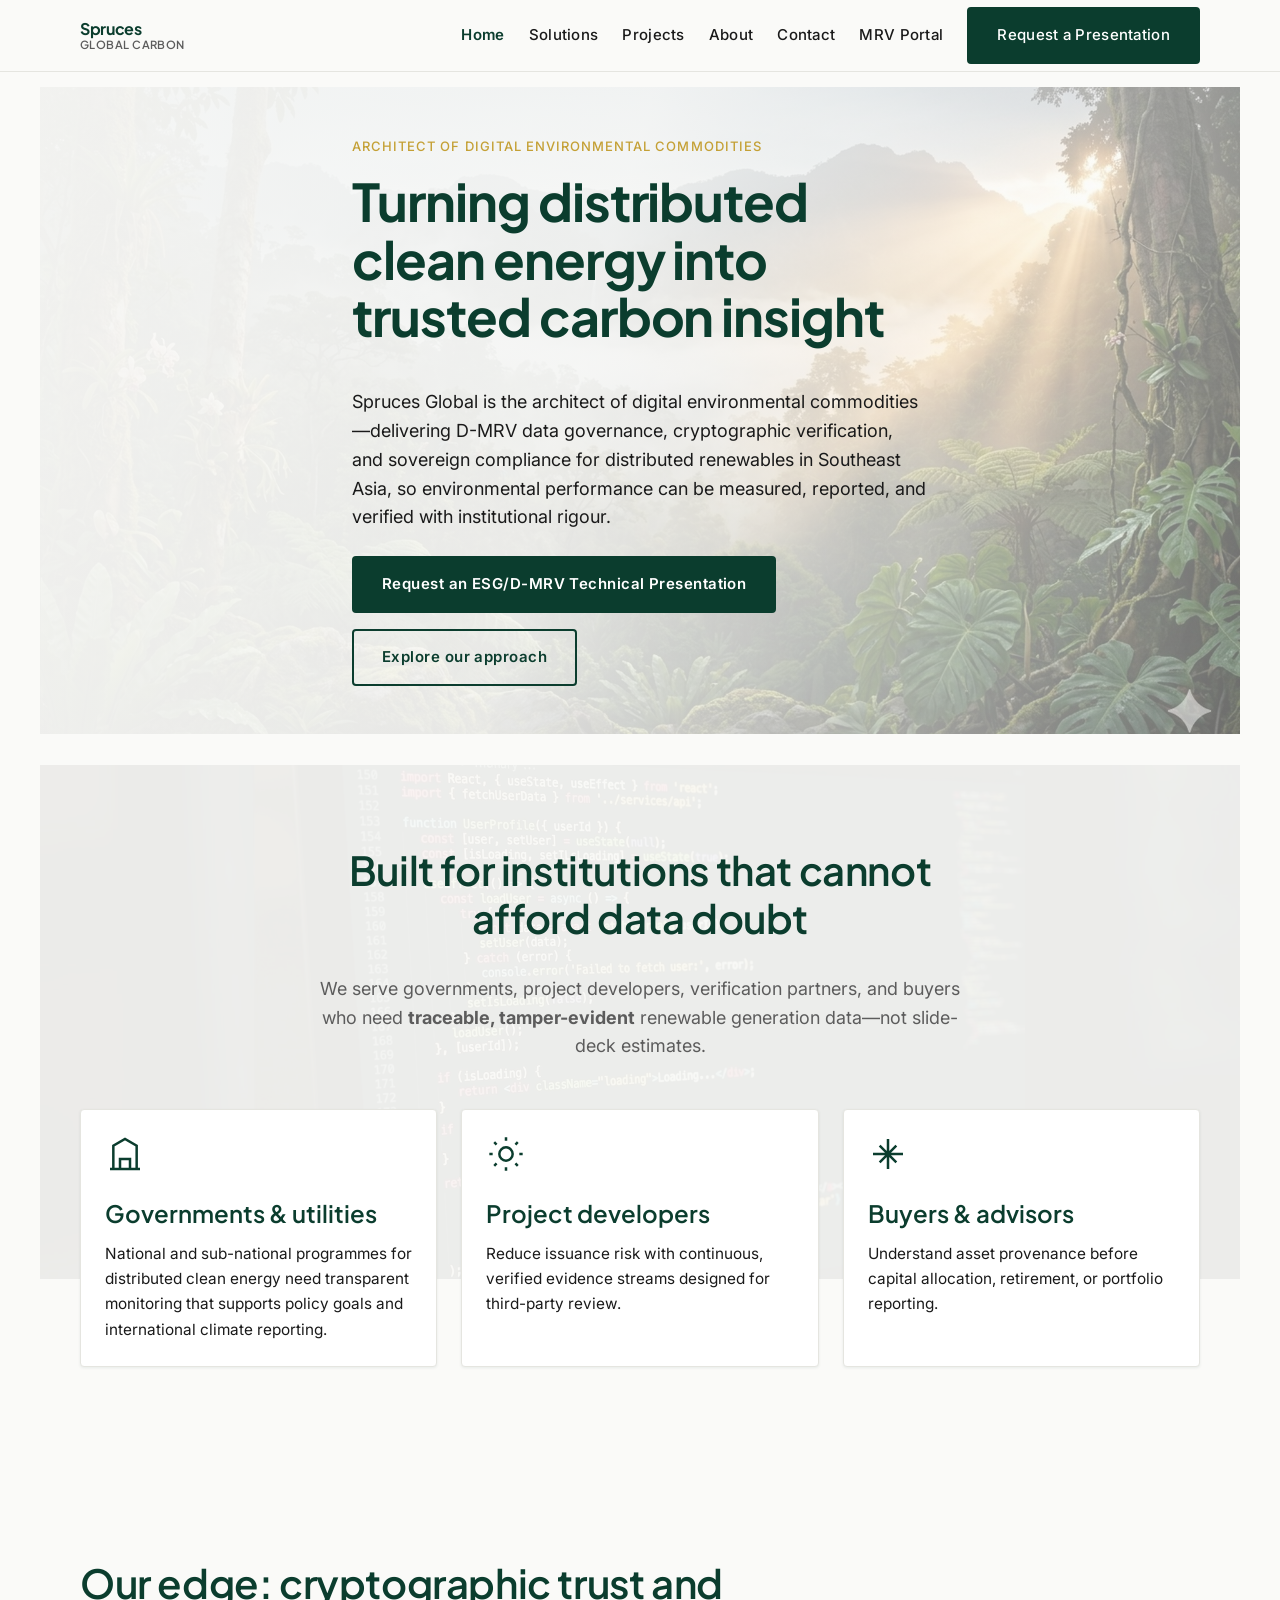
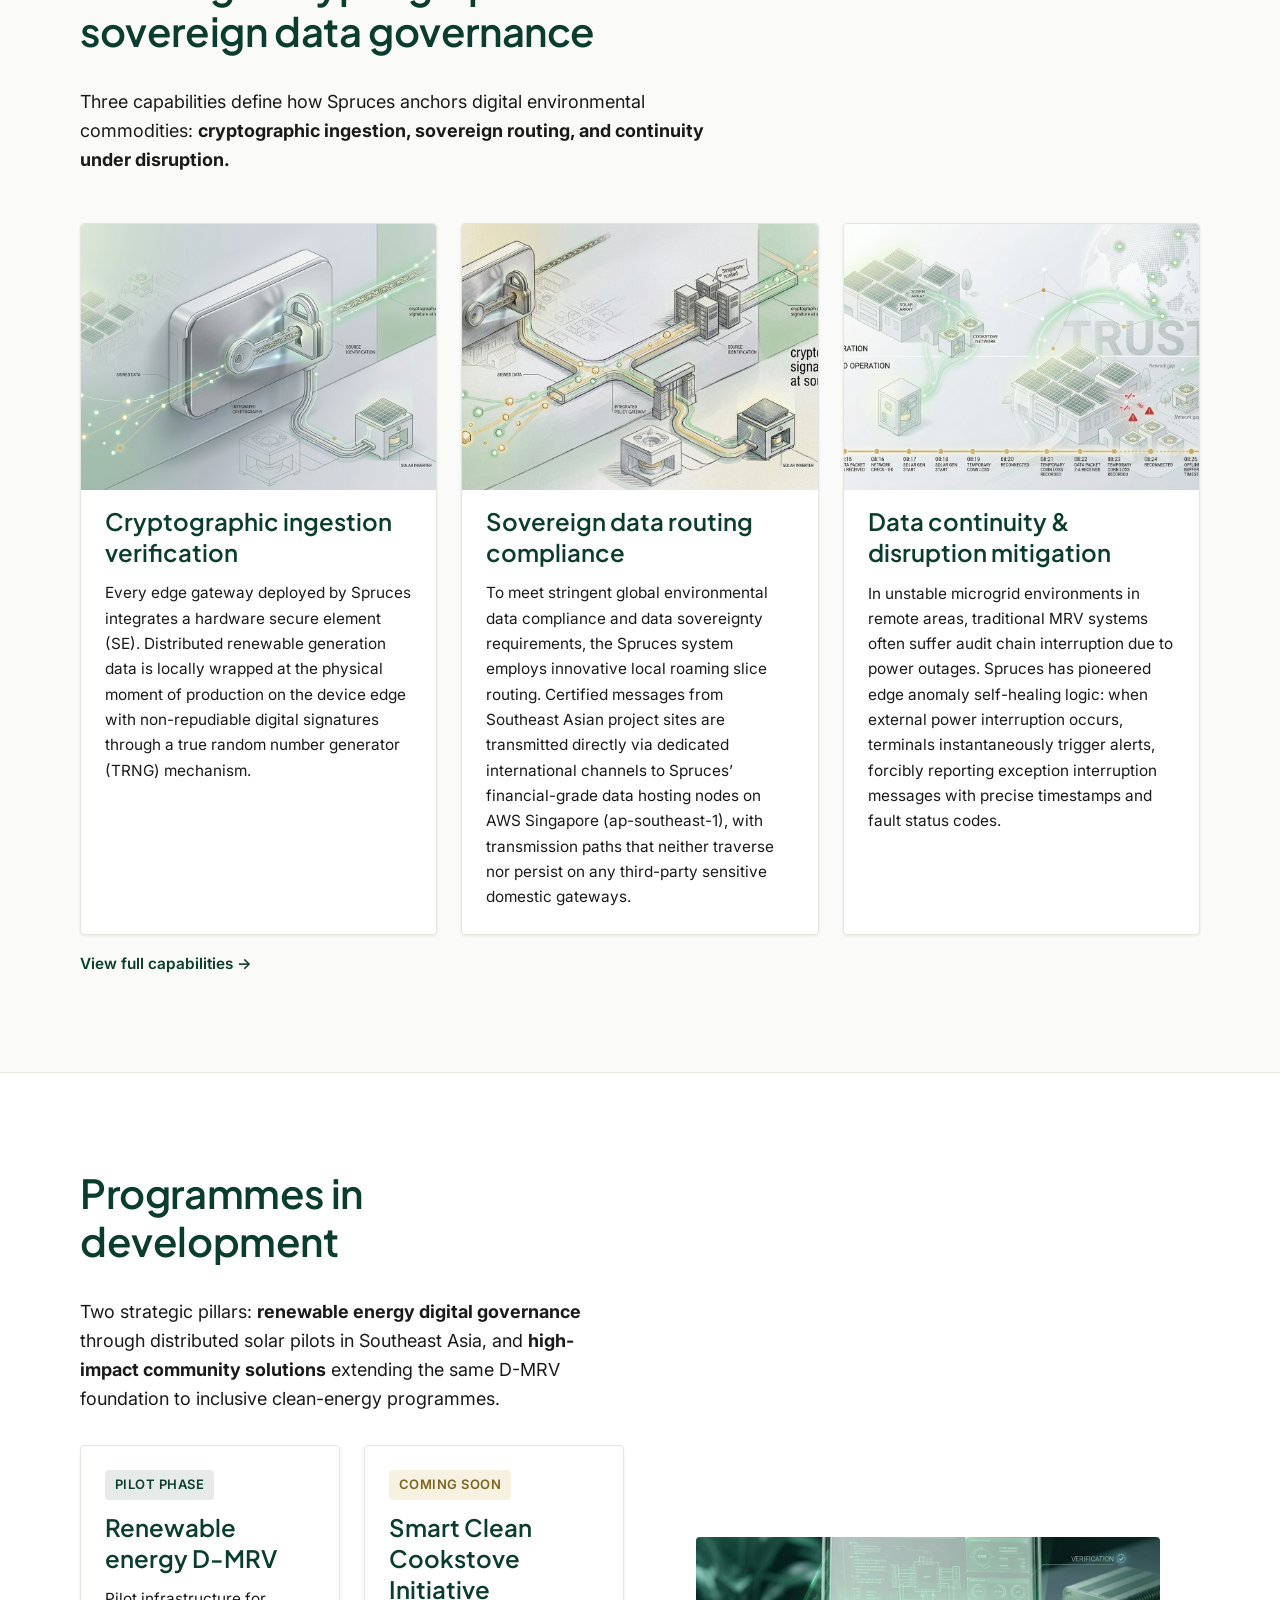
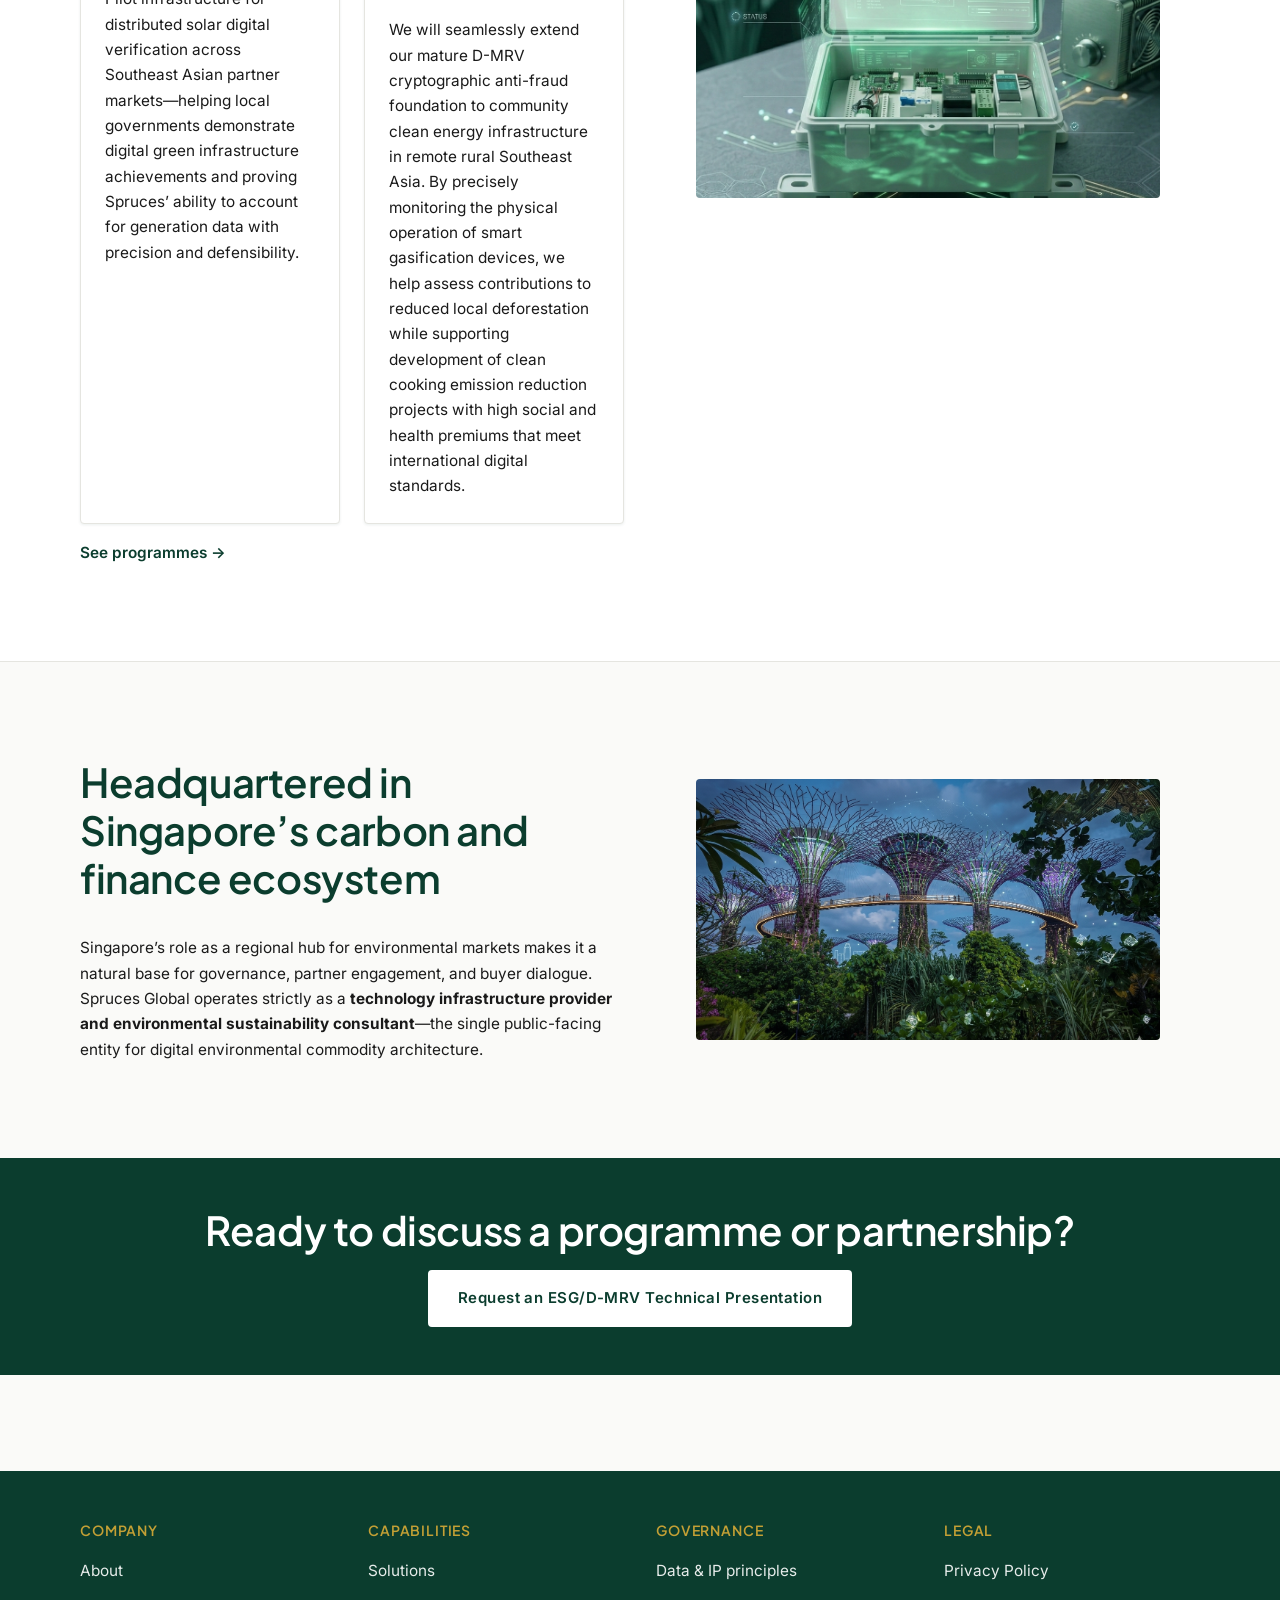
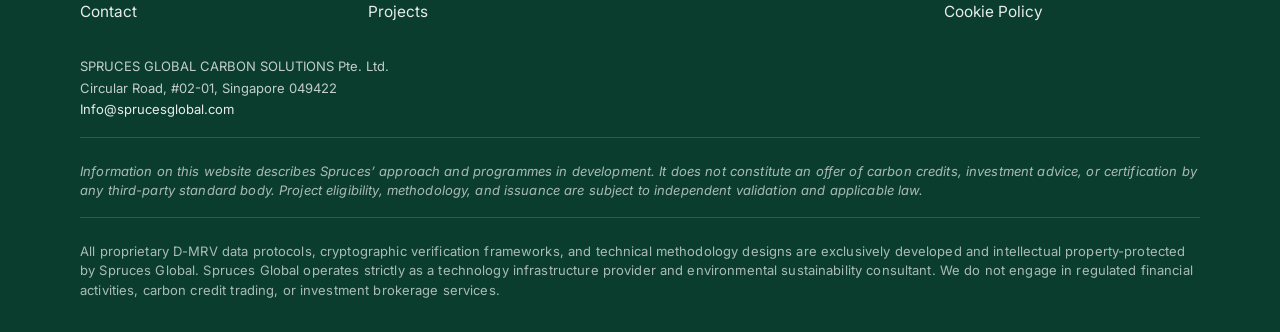
<file: index.html>
<!DOCTYPE html>
<html lang="en">
<head>
  <meta charset="UTF-8">
  <meta name="viewport" content="width=device-width, initial-scale=1.0">
  <title>Spruces Global Carbon | Architect of Digital Environmental Commodities</title>
  <meta name="description" content="Singapore-based architect of digital environmental commodities. D-MRV data governance, cryptographic trust, and sovereign compliance for distributed renewables across Southeast Asia.">
  <link rel="stylesheet" href="css/tokens.css">
  <link rel="stylesheet" href="css/base.css">
  <link rel="stylesheet" href="css/components.css">
  <link rel="stylesheet" href="css/pages.css">
  <link rel="icon" href="assets/logo.svg" type="image/svg+xml">
</head>
<body data-page="home">
  <header class="site-header">
    <div class="container site-header__inner">
      <a href="index.html" class="logo">Spruces<span>Global Carbon</span></a>
      <button class="nav-toggle" type="button" aria-expanded="false" aria-controls="site-nav">Menu</button>
      <nav id="site-nav" class="site-nav" aria-label="Main">
        <a href="index.html" data-nav="home">Home</a>
        <a href="solutions.html" data-nav="solutions">Solutions</a>
        <a href="projects.html" data-nav="projects">Projects</a>
        <a href="about.html" data-nav="about">About</a>
        <a href="contact.html" data-nav="contact">Contact</a>
        <a href="#" data-nav-portal>MRV Portal</a>
        <a href="contact.html" class="btn btn--primary">Request a Presentation</a>
      </nav>
    </div>
  </header>

  <main>
    <section class="hero" aria-labelledby="hero-title">
      <figure class="figure figure--hero" data-label="Hero image — home-hero">
        <img src="assets/images/home-hero.jpg" alt="Digital MRV services connecting field monitoring to verified carbon insight" width="1920" height="1080">
      </figure>
      <div class="hero__scrim" aria-hidden="true"></div>
      <div class="container hero__content">
        <p class="eyebrow">Architect of digital environmental commodities</p>
        <h1 id="hero-title">Turning distributed clean energy into trusted carbon insight</h1>
        <p class="text-lg">Spruces Global is the architect of digital environmental commodities&mdash;delivering D-MRV data governance, cryptographic verification, and sovereign compliance for distributed renewables in Southeast Asia, so environmental performance can be measured, reported, and verified with institutional rigour.</p>
        <div class="btn-group">
          <a href="contact.html" class="btn btn--primary">Request an ESG/D-MRV Technical Presentation</a>
          <a href="solutions.html" class="btn btn--secondary">Explore our approach</a>
        </div>
      </div>
    </section>

    <section class="section section--trust" aria-labelledby="trust-title">
      <figure class="figure figure--21x9" data-label="Optional — home-trust-bg">
        <img src="assets/images/home-trust-bg.jpg" alt="" role="presentation">
      </figure>
      <div class="container">
        <div class="section-header section-header--center">
          <h2 id="trust-title">Built for institutions that cannot afford data doubt</h2>
          <p class="text-lg text-muted">We serve governments, project developers, verification partners, and buyers who need <strong>traceable, tamper-evident</strong> renewable generation data—not slide-deck estimates.</p>
        </div>
        <div class="card-grid card-grid--3">
          <article class="card">
            <svg class="card__icon" viewBox="0 0 24 24" fill="none" stroke="currentColor" stroke-width="1.5" aria-hidden="true"><path d="M3 21h18M5 21V7l7-4 7 4v14M9 21v-6h6v6"/></svg>
            <h3>Governments &amp; utilities</h3>
            <p>National and sub-national programmes for distributed clean energy need transparent monitoring that supports policy goals and international climate reporting.</p>
          </article>
          <article class="card">
            <svg class="card__icon" viewBox="0 0 24 24" fill="none" stroke="currentColor" stroke-width="1.5" aria-hidden="true"><circle cx="12" cy="12" r="4"/><path d="M12 2v2M12 20v2M4.93 4.93l1.41 1.41M17.66 17.66l1.41 1.41M2 12h2M20 12h2M4.93 19.07l1.41-1.41M17.66 6.34l1.41-1.41"/></svg>
            <h3>Project developers</h3>
            <p>Reduce issuance risk with continuous, verified evidence streams designed for third-party review.</p>
          </article>
          <article class="card">
            <svg class="card__icon" viewBox="0 0 24 24" fill="none" stroke="currentColor" stroke-width="1.5" aria-hidden="true"><path d="M12 3v18M3 12h18M7 7l10 10M17 7L7 17"/></svg>
            <h3>Buyers &amp; advisors</h3>
            <p>Understand asset provenance before capital allocation, retirement, or portfolio reporting.</p>
          </article>
        </div>
      </div>
    </section>

    <section class="section" aria-labelledby="pillars-title">
      <div class="container">
        <div class="section-header">
          <h2 id="pillars-title">Our edge: cryptographic trust and sovereign data governance</h2>
          <p class="text-lg">Three capabilities define how Spruces anchors digital environmental commodities: <strong>cryptographic ingestion, sovereign routing, and continuity under disruption.</strong></p>
        </div>
        <div class="card-grid card-grid--3">
          <article class="card pillar-card">
            <figure class="figure figure--4x3" data-label="home-pillar-1">
              <img src="assets/images/home-pillar-1.jpg" alt="Field monitoring endpoint at a solar installation" loading="lazy">
            </figure>
            <h3>Cryptographic ingestion verification</h3>
            <p>Every edge gateway deployed by Spruces integrates a hardware secure element (SE). Distributed renewable generation data is locally wrapped at the physical moment of production on the device edge with non-repudiable digital signatures through a true random number generator (TRNG) mechanism.</p>
          </article>
          <article class="card pillar-card">
            <figure class="figure figure--4x3" data-label="home-pillar-2">
              <img src="assets/images/home-pillar-2.jpg" alt="Governed data routing across Southeast Asia" loading="lazy">
            </figure>
            <h3>Sovereign data routing compliance</h3>
            <p>To meet stringent global environmental data compliance and data sovereignty requirements, the Spruces system employs innovative local roaming slice routing. Certified messages from Southeast Asian project sites are transmitted directly via dedicated international channels to Spruces&rsquo; financial-grade data hosting nodes on AWS Singapore (ap-southeast-1), with transmission paths that neither traverse nor persist on any third-party sensitive domestic gateways.</p>
          </article>
          <article class="card pillar-card">
            <figure class="figure figure--4x3" data-label="home-pillar-3">
              <img src="assets/images/home-pillar-3.jpg" alt="Remote solar site monitoring" loading="lazy">
            </figure>
            <h3>Data continuity &amp; disruption mitigation</h3>
            <p>In unstable microgrid environments in remote areas, traditional MRV systems often suffer audit chain interruption due to power outages. Spruces has pioneered edge anomaly self-healing logic: when external power interruption occurs, terminals instantaneously trigger alerts, forcibly reporting exception interruption messages with precise timestamps and fault status codes.</p>
          </article>
        </div>
        <a href="solutions.html" class="link-arrow">View full capabilities →</a>
      </div>
    </section>

    <section class="section" style="background: var(--color-surface); border-block: 1px solid var(--color-border);" aria-labelledby="programmes-title">
      <div class="container">
        <div class="split">
          <div>
            <h2 id="programmes-title">Programmes in development</h2>
            <p class="text-lg">Two strategic pillars: <strong>renewable energy digital governance</strong> through distributed solar pilots in Southeast Asia, and <strong>high-impact community solutions</strong> extending the same D-MRV foundation to inclusive clean-energy programmes.</p>
            <div class="card-grid card-grid--2" style="margin-top: 2rem;">
              <article class="card">
                <span class="badge badge--pilot">Pilot phase</span>
                <h3>Renewable energy D-MRV</h3>
                <p>Pilot infrastructure for distributed solar digital verification across Southeast Asian partner markets&mdash;helping local governments demonstrate digital green infrastructure achievements and proving Spruces&rsquo; ability to account for generation data with precision and defensibility.</p>
              </article>
              <article class="card">
                <span class="badge badge--roadmap">Coming soon</span>
                <h3>Smart Clean Cookstove Initiative</h3>
                <p>We will seamlessly extend our mature D-MRV cryptographic anti-fraud foundation to community clean energy infrastructure in remote rural Southeast Asia. By precisely monitoring the physical operation of smart gasification devices, we help assess contributions to reduced local deforestation while supporting development of clean cooking emission reduction projects with high social and health premiums that meet international digital standards.</p>
              </article>
            </div>
            <a href="projects.html" class="link-arrow">See programmes →</a>
          </div>
          <figure class="figure figure--16x9" data-label="home-projects">
            <img src="assets/images/home-projects.jpg" alt="Distributed solar monitoring and community device telemetry programmes" loading="lazy">
          </figure>
        </div>
      </div>
    </section>

    <section class="section" aria-labelledby="singapore-title">
      <div class="container singapore-block">
        <div>
          <h2 id="singapore-title">Headquartered in Singapore&rsquo;s carbon and finance ecosystem</h2>
          <p>Singapore&rsquo;s role as a regional hub for environmental markets makes it a natural base for governance, partner engagement, and buyer dialogue. Spruces Global operates strictly as a <strong>technology infrastructure provider and environmental sustainability consultant</strong>&mdash;the single public-facing entity for digital environmental commodity architecture.</p>
        </div>
        <figure class="figure figure--16x9" data-label="home-singapore">
          <img src="assets/images/home-singapore.jpg" alt="Singapore financial district at dusk" loading="lazy">
        </figure>
      </div>
    </section>

    <section class="cta-band" aria-labelledby="cta-title">
      <div class="container">
        <h2 id="cta-title">Ready to discuss a programme or partnership?</h2>
        <a href="contact.html" class="btn btn--primary">Request an ESG/D-MRV Technical Presentation</a>
      </div>
    </section>
  </main>

  <footer class="site-footer">
    <div class="container">
      <div class="footer-grid">
        <div>
          <h4>Company</h4>
          <p><a href="about.html">About</a></p>
          <p><a href="contact.html">Contact</a></p>
        </div>
        <div>
          <h4>Capabilities</h4>
          <p><a href="solutions.html">Solutions</a></p>
          <p><a href="projects.html">Projects</a></p>
        </div>
        <div>
          <h4>Governance</h4>
          <p><a href="about.html#governance">Data &amp; IP principles</a></p>
        </div>
        <div>
          <h4>Legal</h4>
          <p><a href="privacy.html">Privacy Policy</a></p>
          <p><a href="cookie.html">Cookie Policy</a></p>
        </div>
      </div>
      <p class="footer-entity">
        SPRUCES GLOBAL CARBON SOLUTIONS Pte. Ltd.<br>
        Circular Road, #02-01, Singapore 049422<br>
        <a href="mailto:Info@sprucesglobal.com">Info@sprucesglobal.com</a>
      </p>
      <p class="footer-disclaimer">
        <em>Information on this website describes Spruces&rsquo; approach and programmes in development. It does not constitute an offer of carbon credits, investment advice, or certification by any third-party standard body. Project eligibility, methodology, and issuance are subject to independent validation and applicable law.</em>
      </p>
      <p class="footer-disclaimer">All proprietary D-MRV data protocols, cryptographic verification frameworks, and technical methodology designs are exclusively developed and intellectual property-protected by Spruces Global. Spruces Global operates strictly as a technology infrastructure provider and environmental sustainability consultant. We do not engage in regulated financial activities, carbon credit trading, or investment brokerage services.</p>
    </div>
  </footer>
  <script src="js/main.js"></script>
</body>
</html>
</file>
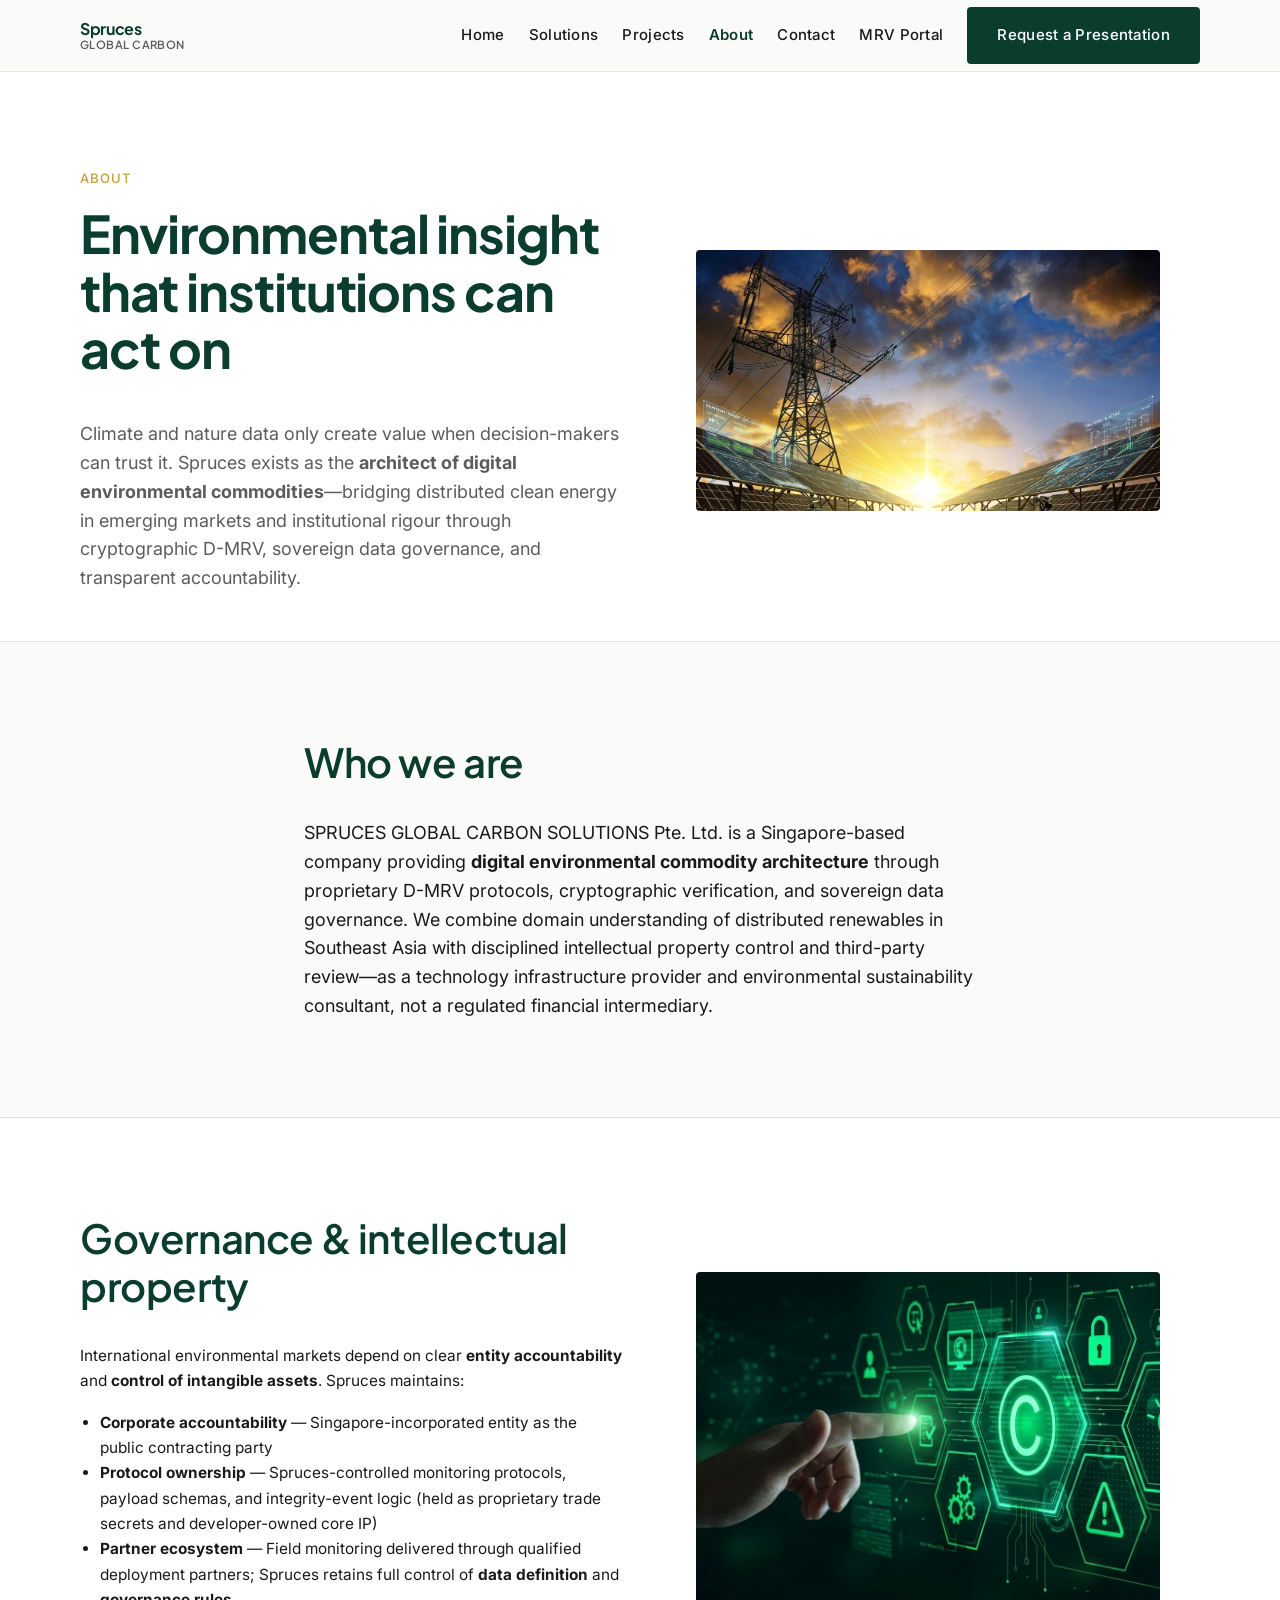
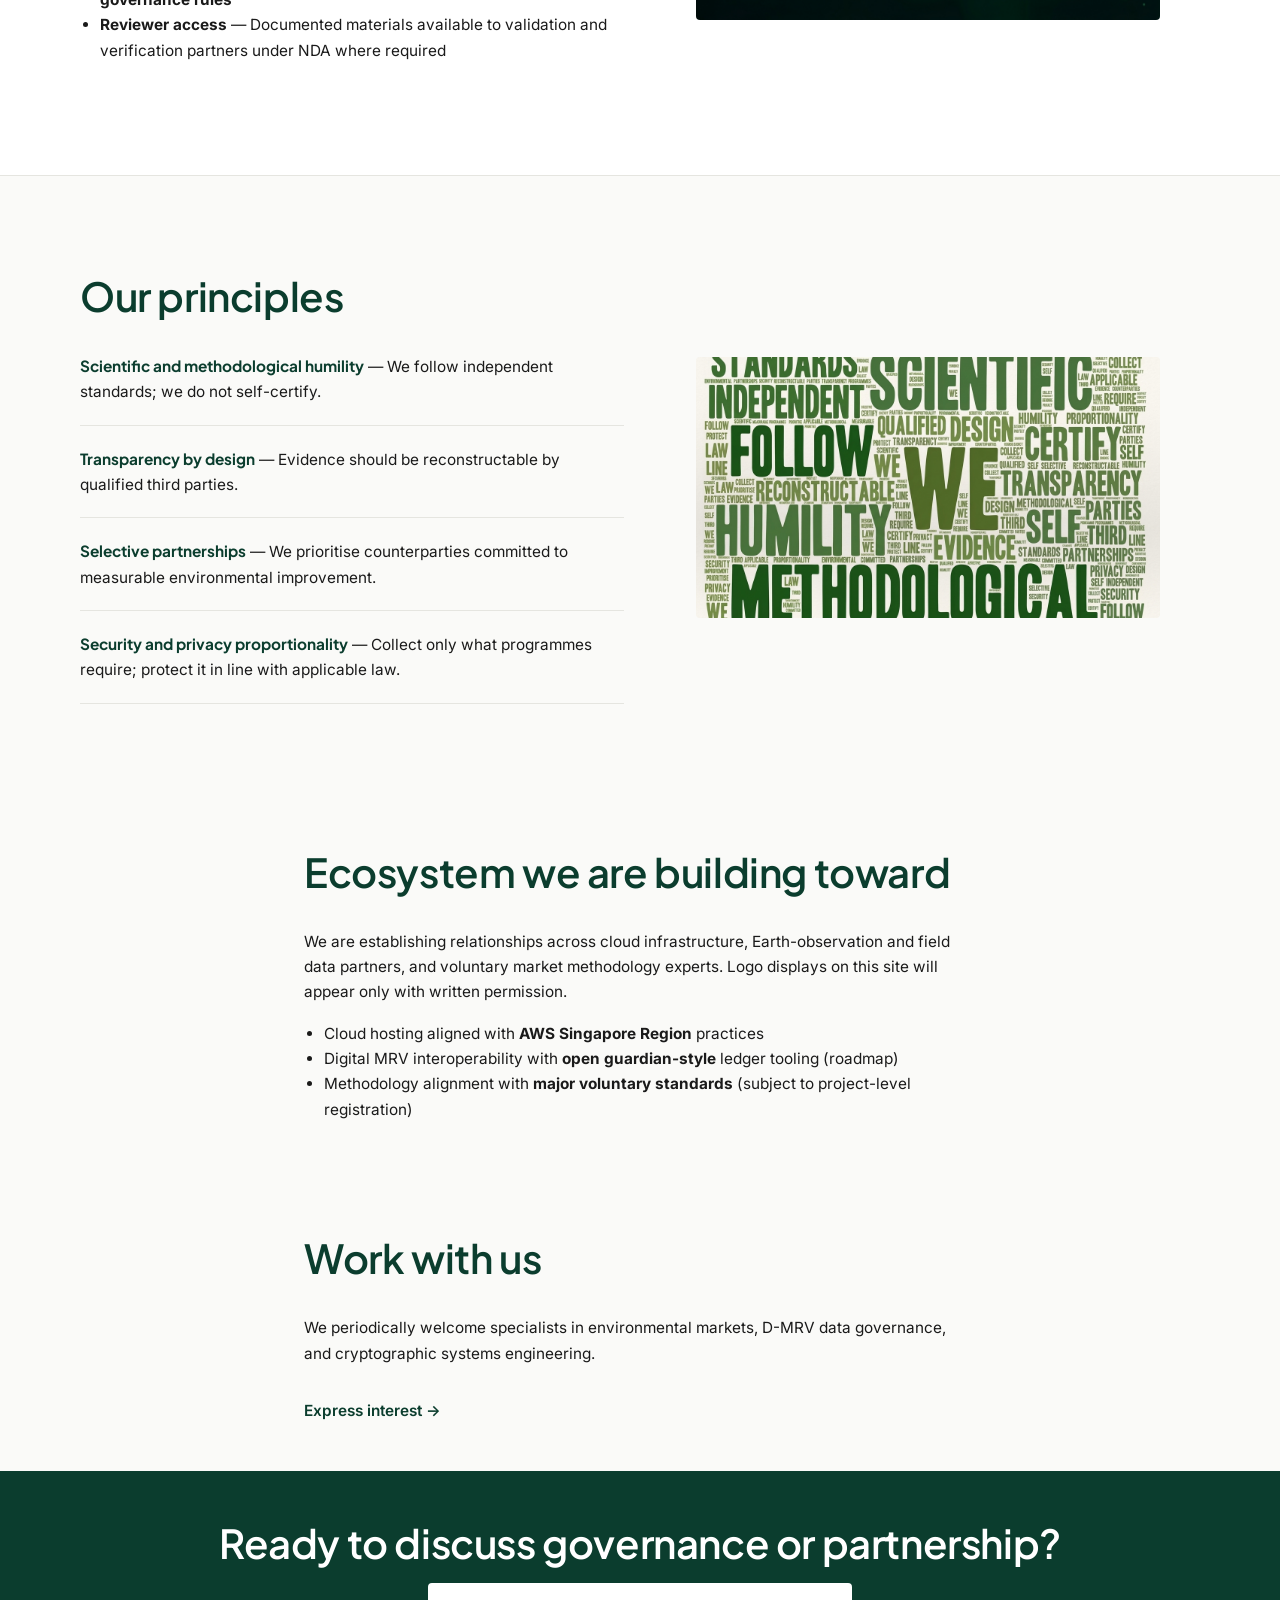
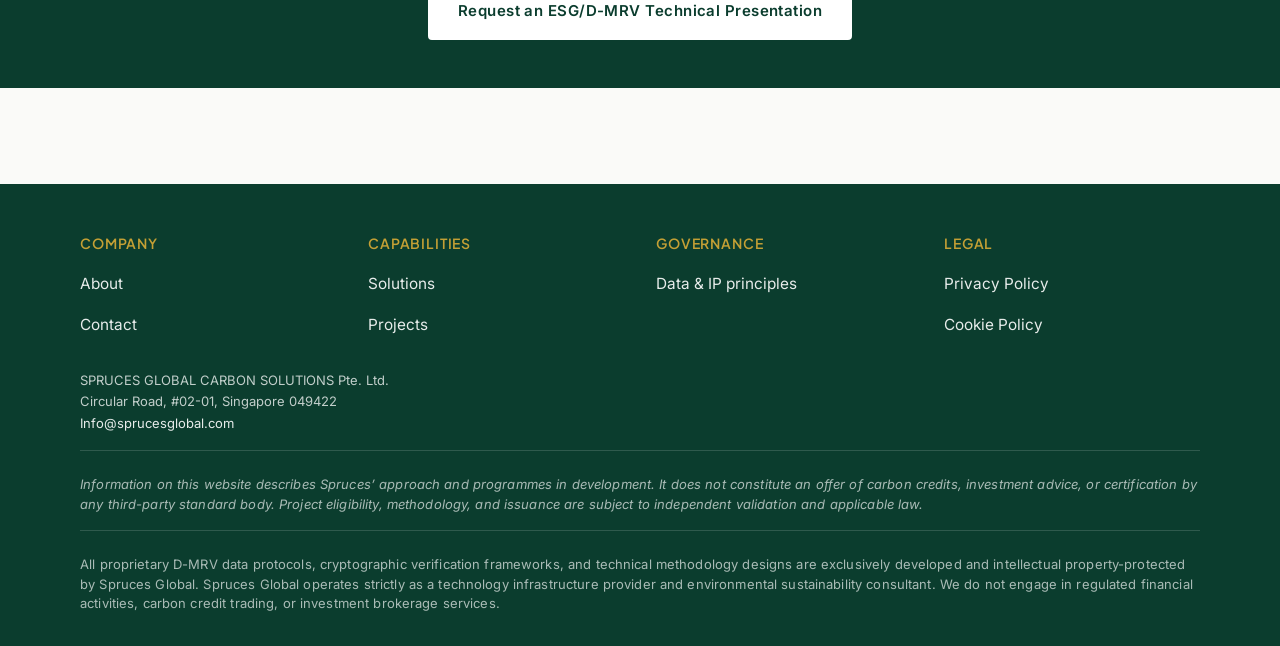
<file: about.html>
<!DOCTYPE html>
<html lang="en">
<head>
  <meta charset="UTF-8">
  <meta name="viewport" content="width=device-width, initial-scale=1.0">
  <title>About | Spruces Global Carbon</title>
  <meta name="description" content="Mission, governance, and operating principles. Singapore HQ.">
  <link rel="stylesheet" href="css/tokens.css">
  <link rel="stylesheet" href="css/base.css">
  <link rel="stylesheet" href="css/components.css">
  <link rel="stylesheet" href="css/pages.css">
  <link rel="icon" href="assets/logo.svg" type="image/svg+xml">
</head>
<body data-page="about">
  <header class="site-header">
    <div class="container site-header__inner">
      <a href="index.html" class="logo">Spruces<span>Global Carbon</span></a>
      <button class="nav-toggle" type="button" aria-expanded="false" aria-controls="site-nav">Menu</button>
      <nav id="site-nav" class="site-nav" aria-label="Main">
        <a href="index.html" data-nav="home">Home</a>
        <a href="solutions.html" data-nav="solutions">Solutions</a>
        <a href="projects.html" data-nav="projects">Projects</a>
        <a href="about.html" data-nav="about">About</a>
        <a href="contact.html" data-nav="contact">Contact</a>
        <a href="#" data-nav-portal>MRV Portal</a>
        <a href="contact.html" class="btn btn--primary">Request a Presentation</a>
      </nav>
    </div>
  </header>

  <main>
    <section class="page-hero">
      <div class="container page-hero--split">
        <div class="page-hero__content">
          <p class="eyebrow">About</p>
          <h1>Environmental insight that institutions can act on</h1>
          <p class="text-lg text-muted">Climate and nature data only create value when decision-makers can trust it. Spruces exists as the <strong>architect of digital environmental commodities</strong>&mdash;bridging distributed clean energy in emerging markets and institutional rigour through cryptographic D-MRV, sovereign data governance, and transparent accountability.</p>
        </div>
        <figure class="figure figure--16x9" data-label="about-mission">
          <img src="assets/images/about-mission.jpg" alt="Professional workspace in Singapore" loading="lazy">
        </figure>
      </div>
    </section>

    <section class="section" aria-labelledby="who-title">
      <div class="container" style="max-width: 42rem;">
        <h2 id="who-title">Who we are</h2>
        <p class="text-lg">SPRUCES GLOBAL CARBON SOLUTIONS Pte. Ltd. is a Singapore-based company providing <strong>digital environmental commodity architecture</strong> through proprietary D-MRV protocols, cryptographic verification, and sovereign data governance. We combine domain understanding of distributed renewables in Southeast Asia with disciplined intellectual property control and third-party review&mdash;as a technology infrastructure provider and environmental sustainability consultant, not a regulated financial intermediary.</p>
      </div>
    </section>

    <section class="section" id="governance" style="background: var(--color-surface); border-block: 1px solid var(--color-border);" aria-labelledby="gov-title">
      <div class="container split">
        <div>
          <h2 id="gov-title">Governance &amp; intellectual property</h2>
          <p>International environmental markets depend on clear <strong>entity accountability</strong> and <strong>control of intangible assets</strong>. Spruces maintains:</p>
          <ul>
            <li><strong>Corporate accountability</strong> &mdash; Singapore-incorporated entity as the public contracting party</li>
            <li><strong>Protocol ownership</strong> &mdash; Spruces-controlled monitoring protocols, payload schemas, and integrity-event logic (held as proprietary trade secrets and developer-owned core IP)</li>
            <li><strong>Partner ecosystem</strong> &mdash; Field monitoring delivered through qualified deployment partners; Spruces retains full control of <strong>data definition</strong> and <strong>governance rules</strong></li>
            <li><strong>Reviewer access</strong> &mdash; Documented materials available to validation and verification partners under NDA where required</li>
          </ul>
        </div>
        <figure class="figure figure--4x3" data-label="about-governance">
          <img src="assets/images/about-governance.jpg" alt="Governance and documentation" loading="lazy">
        </figure>
      </div>
    </section>

    <section class="section" aria-labelledby="principles-title">
      <div class="container split">
        <div>
          <h2 id="principles-title">Our principles</h2>
          <ul class="principles">
            <li><strong>Scientific and methodological humility</strong> &mdash; We follow independent standards; we do not self-certify.</li>
            <li><strong>Transparency by design</strong> &mdash; Evidence should be reconstructable by qualified third parties.</li>
            <li><strong>Selective partnerships</strong> &mdash; We prioritise counterparties committed to measurable environmental improvement.</li>
            <li><strong>Security and privacy proportionality</strong> &mdash; Collect only what programmes require; protect it in line with applicable law.</li>
          </ul>
        </div>
        <figure class="figure figure--16x9" data-label="about-principles">
          <img src="assets/images/about-principles.jpg" alt="Renewable energy landscape at sunrise" loading="lazy">
        </figure>
      </div>
    </section>

    <section class="section section--tight" aria-labelledby="ecosystem-title">
      <div class="container" style="max-width: 42rem;">
        <h2 id="ecosystem-title">Ecosystem we are building toward</h2>
        <p>We are establishing relationships across cloud infrastructure, Earth-observation and field data partners, and voluntary market methodology experts. Logo displays on this site will appear only with written permission.</p>
        <ul>
          <li>Cloud hosting aligned with <strong>AWS Singapore Region</strong> practices</li>
          <li>Digital MRV interoperability with <strong>open guardian-style</strong> ledger tooling (roadmap)</li>
          <li>Methodology alignment with <strong>major voluntary standards</strong> (subject to project-level registration)</li>
        </ul>
      </div>
    </section>

    <section class="section section--tight" aria-labelledby="careers-title">
      <div class="container" style="max-width: 42rem;">
        <h2 id="careers-title">Work with us</h2>
        <p>We periodically welcome specialists in environmental markets, D-MRV data governance, and cryptographic systems engineering.</p>
        <p><a href="mailto:Info@sprucesglobal.com?subject=Careers%20enquiry" class="link-arrow">Express interest &rarr;</a></p>
      </div>
    </section>

    <section class="cta-band">
      <div class="container">
        <h2>Ready to discuss governance or partnership?</h2>
        <a href="contact.html" class="btn btn--primary">Request an ESG/D-MRV Technical Presentation</a>
      </div>
    </section>
  </main>

  <footer class="site-footer">
    <div class="container">
      <div class="footer-grid">
        <div><h4>Company</h4><p><a href="about.html">About</a></p><p><a href="contact.html">Contact</a></p></div>
        <div><h4>Capabilities</h4><p><a href="solutions.html">Solutions</a></p><p><a href="projects.html">Projects</a></p></div>
        <div><h4>Governance</h4><p><a href="about.html#governance">Data &amp; IP principles</a></p></div>
        <div><h4>Legal</h4><p><a href="privacy.html">Privacy Policy</a></p><p><a href="cookie.html">Cookie Policy</a></p></div>
      </div>
      <p class="footer-entity">SPRUCES GLOBAL CARBON SOLUTIONS Pte. Ltd.<br>Circular Road, #02-01, Singapore 049422<br><a href="mailto:Info@sprucesglobal.com">Info@sprucesglobal.com</a></p>
      <p class="footer-disclaimer"><em>Information on this website describes Spruces&rsquo; approach and programmes in development. It does not constitute an offer of carbon credits, investment advice, or certification by any third-party standard body. Project eligibility, methodology, and issuance are subject to independent validation and applicable law.</em></p>
      <p class="footer-disclaimer">All proprietary D-MRV data protocols, cryptographic verification frameworks, and technical methodology designs are exclusively developed and intellectual property-protected by Spruces Global. Spruces Global operates strictly as a technology infrastructure provider and environmental sustainability consultant. We do not engage in regulated financial activities, carbon credit trading, or investment brokerage services.</p>
    </div>
  </footer>
  <script src="js/main.js"></script>
</body>
</html>
</file>
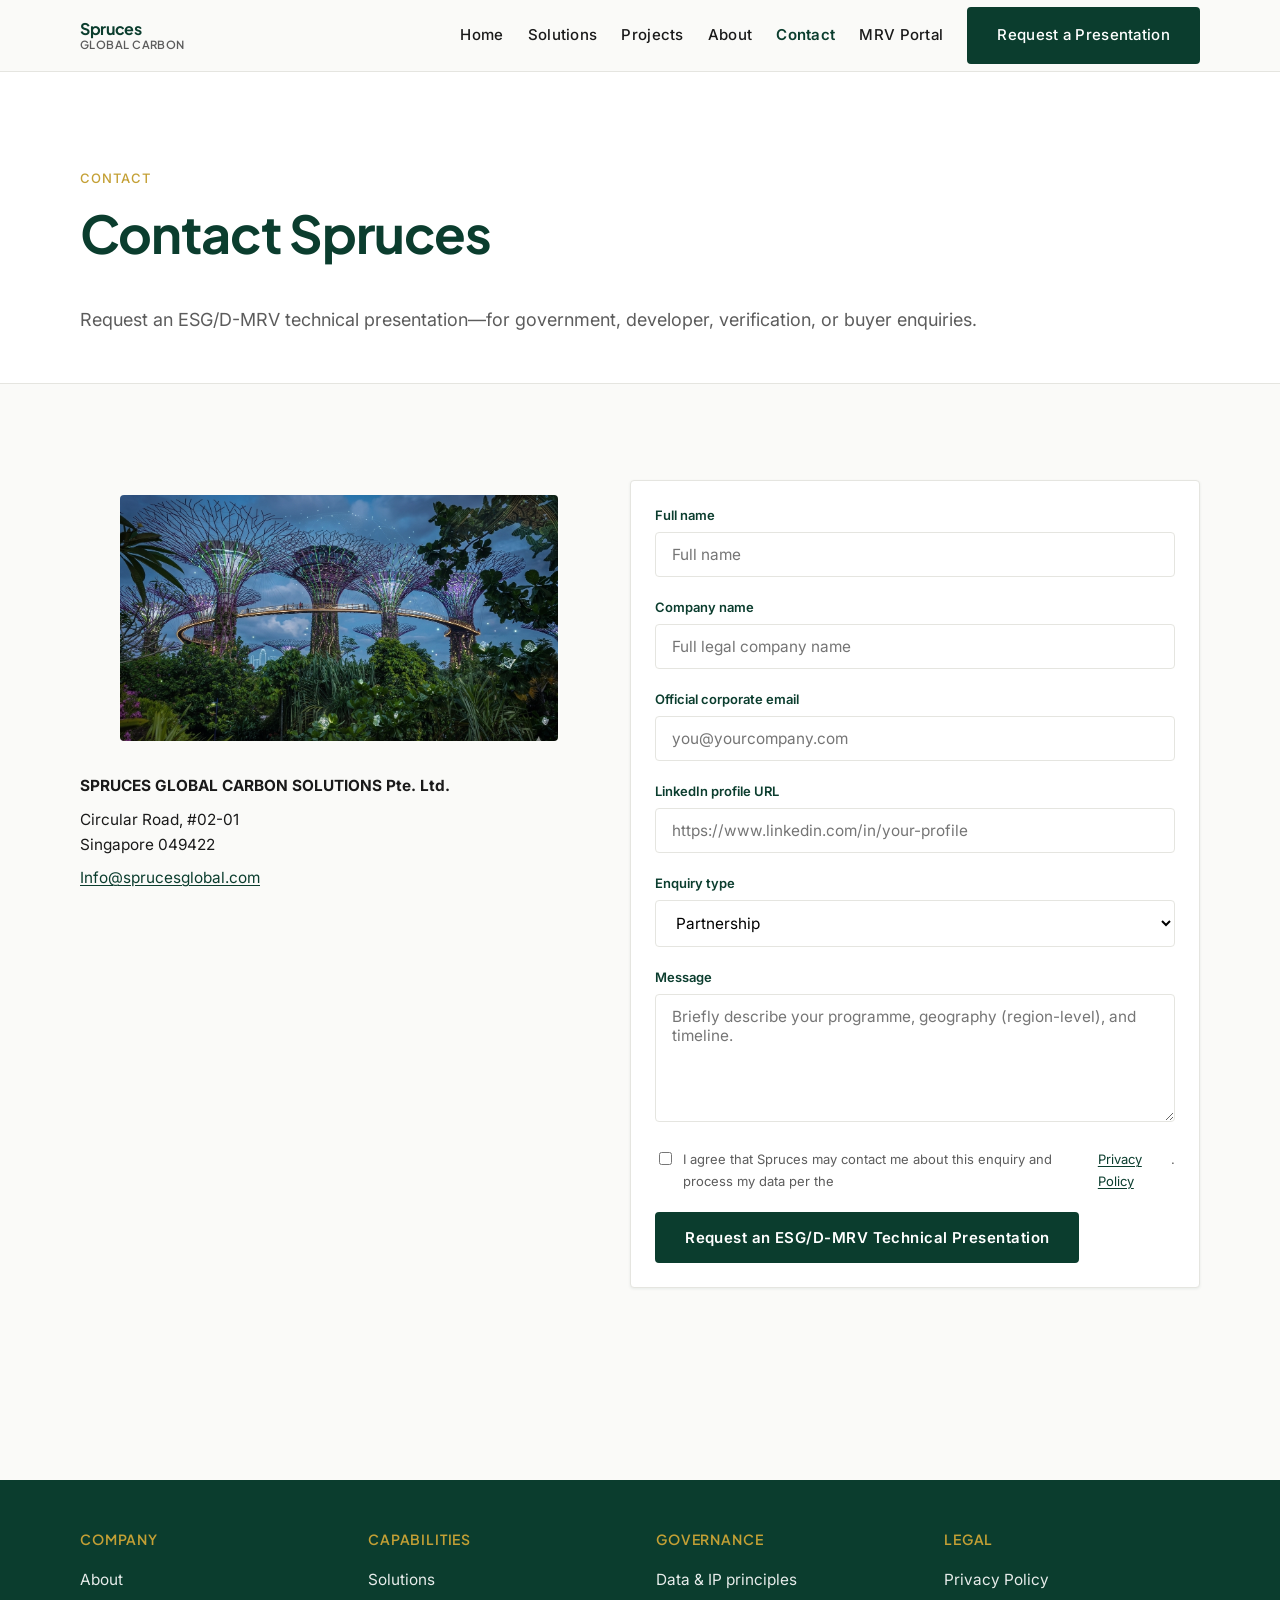
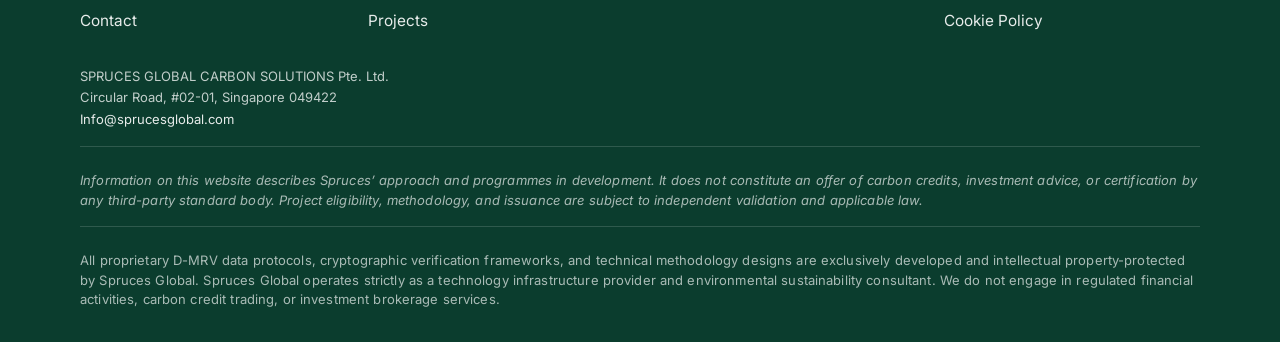
<file: contact.html>
<!DOCTYPE html>
<html lang="en">
<head>
  <meta charset="UTF-8">
  <meta name="viewport" content="width=device-width, initial-scale=1.0">
  <title>Contact | Spruces Global Carbon</title>
  <meta name="description" content="Request an ESG/D-MRV technical presentation with Spruces Global Carbon Solutions.">
  <link rel="stylesheet" href="css/tokens.css">
  <link rel="stylesheet" href="css/base.css">
  <link rel="stylesheet" href="css/components.css">
  <link rel="stylesheet" href="css/pages.css">
  <link rel="icon" href="assets/logo.svg" type="image/svg+xml">
</head>
<body data-page="contact">
  <header class="site-header">
    <div class="container site-header__inner">
      <a href="index.html" class="logo">Spruces<span>Global Carbon</span></a>
      <button class="nav-toggle" type="button" aria-expanded="false" aria-controls="site-nav">Menu</button>
      <nav id="site-nav" class="site-nav" aria-label="Main">
        <a href="index.html" data-nav="home">Home</a>
        <a href="solutions.html" data-nav="solutions">Solutions</a>
        <a href="projects.html" data-nav="projects">Projects</a>
        <a href="about.html" data-nav="about">About</a>
        <a href="contact.html" data-nav="contact">Contact</a>
        <a href="#" data-nav-portal>MRV Portal</a>
        <a href="contact.html" class="btn btn--primary">Request a Presentation</a>
      </nav>
    </div>
  </header>

  <main>
    <section class="page-hero section--tight">
      <div class="container">
        <p class="eyebrow">Contact</p>
        <h1>Contact Spruces</h1>
        <p class="text-lg text-muted">Request an ESG/D-MRV technical presentation&mdash;for government, developer, verification, or buyer enquiries.</p>
      </div>
    </section>

    <section class="section">
      <div class="container contact-layout">
        <div class="contact-info">
          <figure class="figure figure--16x9" data-label="contact" style="margin-bottom: 2rem;">
            <img src="assets/images/contact.jpg" alt="Spruces office environment" loading="lazy">
          </figure>
          <p><strong>SPRUCES GLOBAL CARBON SOLUTIONS Pte. Ltd.</strong></p>
          <p>Circular Road, #02-01<br>Singapore 049422</p>
          <p><a href="mailto:Info@sprucesglobal.com">Info@sprucesglobal.com</a></p>
        </div>

        <form id="contact-form" class="card" novalidate>
          <div class="form-group">
            <label for="name">Full name</label>
            <input type="text" id="name" name="name" placeholder="Full name" required autocomplete="name">
          </div>
          <div class="form-group">
            <label for="organisation">Company name</label>
            <input type="text" id="organisation" name="organisation" placeholder="Full legal company name" required autocomplete="organization">
          </div>
          <div class="form-group">
            <label for="email">Official corporate email</label>
            <input type="email" id="email" name="email" placeholder="you@yourcompany.com" required autocomplete="email">
          </div>
          <div class="form-group">
            <label for="linkedin">LinkedIn profile URL</label>
            <input type="url" id="linkedin" name="linkedin" placeholder="https://www.linkedin.com/in/your-profile" required autocomplete="url">
          </div>
          <div class="form-group">
            <label for="enquiry">Enquiry type</label>
            <select id="enquiry" name="enquiry" required>
              <option value="Partnership">Partnership</option>
              <option value="Pilot site">Pilot site</option>
              <option value="Verification and audit">Verification &amp; audit</option>
              <option value="Buyer and portfolio">Buyer &amp; portfolio</option>
              <option value="Media">Media</option>
              <option value="Other">Other</option>
            </select>
          </div>
          <div class="form-group">
            <label for="message">Message</label>
            <textarea id="message" name="message" placeholder="Briefly describe your programme, geography (region-level), and timeline."></textarea>
          </div>
          <div class="form-group form-consent">
            <label>
              <input type="checkbox" name="consent" required>
              I agree that Spruces may contact me about this enquiry and process my data per the <a href="privacy.html">Privacy Policy</a>.
            </label>
          </div>
          <p class="form-error" role="alert"></p>
          <button type="submit" class="btn btn--primary">Request an ESG/D-MRV Technical Presentation</button>
        </form>
      </div>
    </section>
  </main>

  <footer class="site-footer">
    <div class="container">
      <div class="footer-grid">
        <div><h4>Company</h4><p><a href="about.html">About</a></p><p><a href="contact.html">Contact</a></p></div>
        <div><h4>Capabilities</h4><p><a href="solutions.html">Solutions</a></p><p><a href="projects.html">Projects</a></p></div>
        <div><h4>Governance</h4><p><a href="about.html#governance">Data &amp; IP principles</a></p></div>
        <div><h4>Legal</h4><p><a href="privacy.html">Privacy Policy</a></p><p><a href="cookie.html">Cookie Policy</a></p></div>
      </div>
      <p class="footer-entity">SPRUCES GLOBAL CARBON SOLUTIONS Pte. Ltd.<br>Circular Road, #02-01, Singapore 049422<br><a href="mailto:Info@sprucesglobal.com">Info@sprucesglobal.com</a></p>
      <p class="footer-disclaimer"><em>Information on this website describes Spruces&rsquo; approach and programmes in development. It does not constitute an offer of carbon credits, investment advice, or certification by any third-party standard body. Project eligibility, methodology, and issuance are subject to independent validation and applicable law.</em></p>
      <p class="footer-disclaimer">All proprietary D-MRV data protocols, cryptographic verification frameworks, and technical methodology designs are exclusively developed and intellectual property-protected by Spruces Global. Spruces Global operates strictly as a technology infrastructure provider and environmental sustainability consultant. We do not engage in regulated financial activities, carbon credit trading, or investment brokerage services.</p>
    </div>
  </footer>
  <script src="js/main.js"></script>
</body>
</html>
</file>
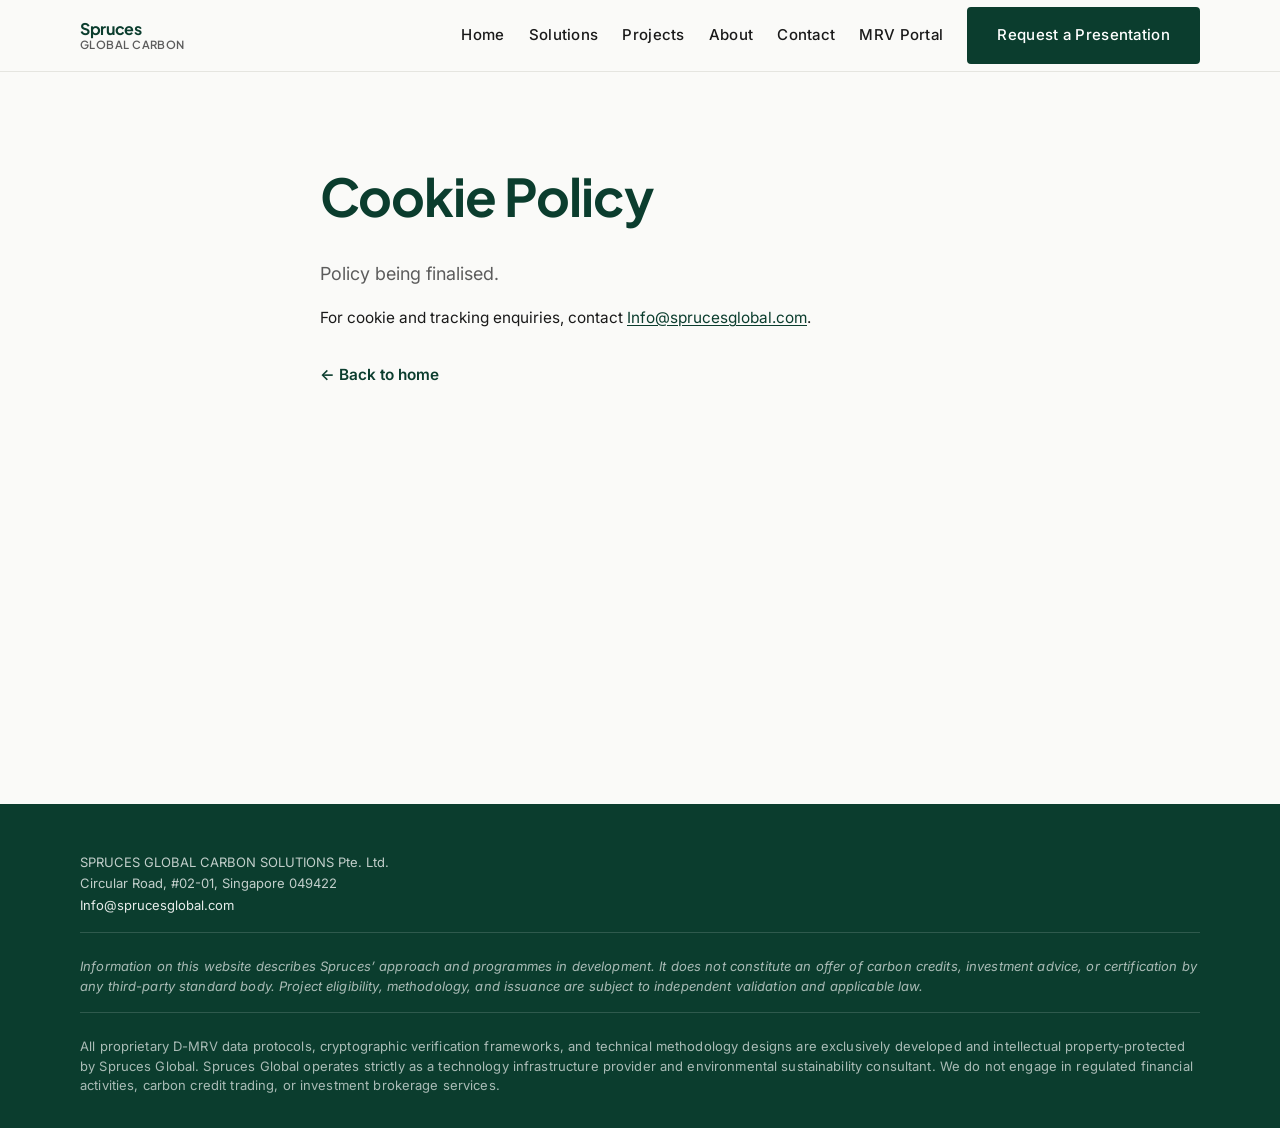
<file: cookie.html>
<!DOCTYPE html>
<html lang="en">
<head>
  <meta charset="UTF-8">
  <meta name="viewport" content="width=device-width, initial-scale=1.0">
  <title>Cookie Policy | Spruces Global Carbon</title>
  <link rel="stylesheet" href="css/tokens.css">
  <link rel="stylesheet" href="css/base.css">
  <link rel="stylesheet" href="css/components.css">
  <link rel="stylesheet" href="css/pages.css">
  <link rel="icon" href="assets/logo.svg" type="image/svg+xml">
</head>
<body data-page="cookie">
  <header class="site-header">
    <div class="container site-header__inner">
      <a href="index.html" class="logo">Spruces<span>Global Carbon</span></a>
      <button class="nav-toggle" type="button" aria-expanded="false" aria-controls="site-nav">Menu</button>
      <nav id="site-nav" class="site-nav" aria-label="Main">
        <a href="index.html" data-nav="home">Home</a>
        <a href="solutions.html" data-nav="solutions">Solutions</a>
        <a href="projects.html" data-nav="projects">Projects</a>
        <a href="about.html" data-nav="about">About</a>
        <a href="contact.html" data-nav="contact">Contact</a>
        <a href="#" data-nav-portal>MRV Portal</a>
        <a href="contact.html" class="btn btn--primary">Request a Presentation</a>
      </nav>
    </div>
  </header>

  <main>
    <div class="container legal-content">
      <h1>Cookie Policy</h1>
      <p class="text-lg text-muted">Policy being finalised.</p>
      <p>For cookie and tracking enquiries, contact <a href="mailto:Info@sprucesglobal.com">Info@sprucesglobal.com</a>.</p>
      <p><a href="index.html" class="link-arrow">&larr; Back to home</a></p>
    </div>
  </main>

  <footer class="site-footer">
    <div class="container">
      <p class="footer-entity">SPRUCES GLOBAL CARBON SOLUTIONS Pte. Ltd.<br>Circular Road, #02-01, Singapore 049422<br><a href="mailto:Info@sprucesglobal.com">Info@sprucesglobal.com</a></p>
      <p class="footer-disclaimer"><em>Information on this website describes Spruces&rsquo; approach and programmes in development. It does not constitute an offer of carbon credits, investment advice, or certification by any third-party standard body. Project eligibility, methodology, and issuance are subject to independent validation and applicable law.</em></p>
      <p class="footer-disclaimer">All proprietary D-MRV data protocols, cryptographic verification frameworks, and technical methodology designs are exclusively developed and intellectual property-protected by Spruces Global. Spruces Global operates strictly as a technology infrastructure provider and environmental sustainability consultant. We do not engage in regulated financial activities, carbon credit trading, or investment brokerage services.</p>
    </div>
  </footer>
  <script src="js/main.js"></script>
</body>
</html>
</file>
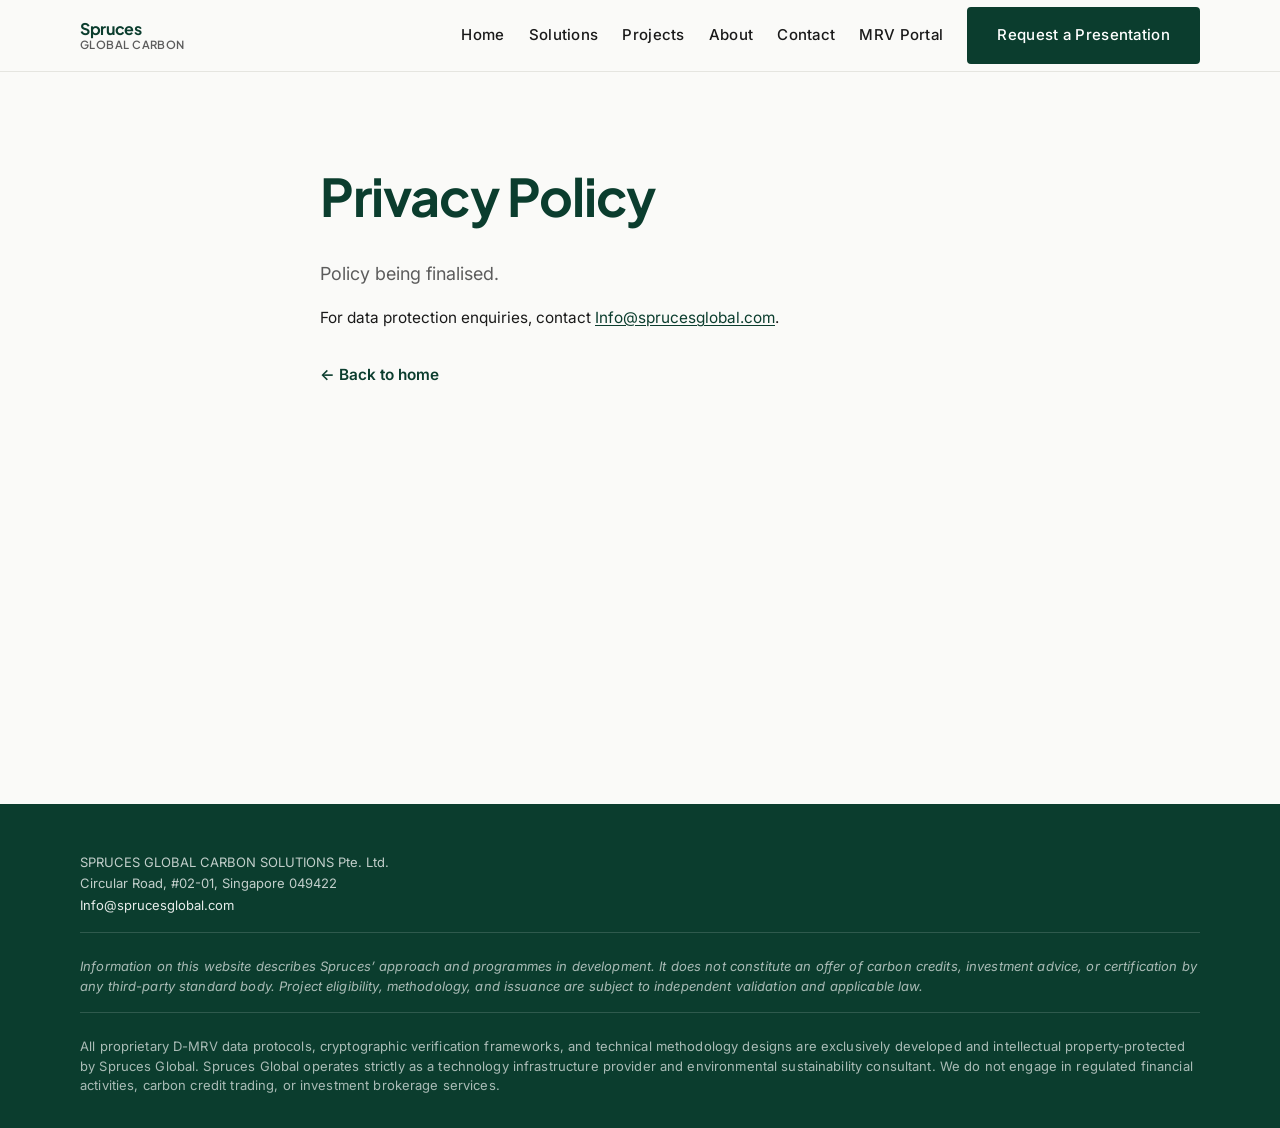
<file: privacy.html>
<!DOCTYPE html>
<html lang="en">
<head>
  <meta charset="UTF-8">
  <meta name="viewport" content="width=device-width, initial-scale=1.0">
  <title>Privacy Policy | Spruces Global Carbon</title>
  <link rel="stylesheet" href="css/tokens.css">
  <link rel="stylesheet" href="css/base.css">
  <link rel="stylesheet" href="css/components.css">
  <link rel="stylesheet" href="css/pages.css">
  <link rel="icon" href="assets/logo.svg" type="image/svg+xml">
</head>
<body data-page="privacy">
  <header class="site-header">
    <div class="container site-header__inner">
      <a href="index.html" class="logo">Spruces<span>Global Carbon</span></a>
      <button class="nav-toggle" type="button" aria-expanded="false" aria-controls="site-nav">Menu</button>
      <nav id="site-nav" class="site-nav" aria-label="Main">
        <a href="index.html" data-nav="home">Home</a>
        <a href="solutions.html" data-nav="solutions">Solutions</a>
        <a href="projects.html" data-nav="projects">Projects</a>
        <a href="about.html" data-nav="about">About</a>
        <a href="contact.html" data-nav="contact">Contact</a>
        <a href="#" data-nav-portal>MRV Portal</a>
        <a href="contact.html" class="btn btn--primary">Request a Presentation</a>
      </nav>
    </div>
  </header>

  <main>
    <div class="container legal-content">
      <h1>Privacy Policy</h1>
      <p class="text-lg text-muted">Policy being finalised.</p>
      <p>For data protection enquiries, contact <a href="mailto:Info@sprucesglobal.com">Info@sprucesglobal.com</a>.</p>
      <p><a href="index.html" class="link-arrow">&larr; Back to home</a></p>
    </div>
  </main>

  <footer class="site-footer">
    <div class="container">
      <p class="footer-entity">SPRUCES GLOBAL CARBON SOLUTIONS Pte. Ltd.<br>Circular Road, #02-01, Singapore 049422<br><a href="mailto:Info@sprucesglobal.com">Info@sprucesglobal.com</a></p>
      <p class="footer-disclaimer"><em>Information on this website describes Spruces&rsquo; approach and programmes in development. It does not constitute an offer of carbon credits, investment advice, or certification by any third-party standard body. Project eligibility, methodology, and issuance are subject to independent validation and applicable law.</em></p>
      <p class="footer-disclaimer">All proprietary D-MRV data protocols, cryptographic verification frameworks, and technical methodology designs are exclusively developed and intellectual property-protected by Spruces Global. Spruces Global operates strictly as a technology infrastructure provider and environmental sustainability consultant. We do not engage in regulated financial activities, carbon credit trading, or investment brokerage services.</p>
    </div>
  </footer>
  <script src="js/main.js"></script>
</body>
</html>
</file>
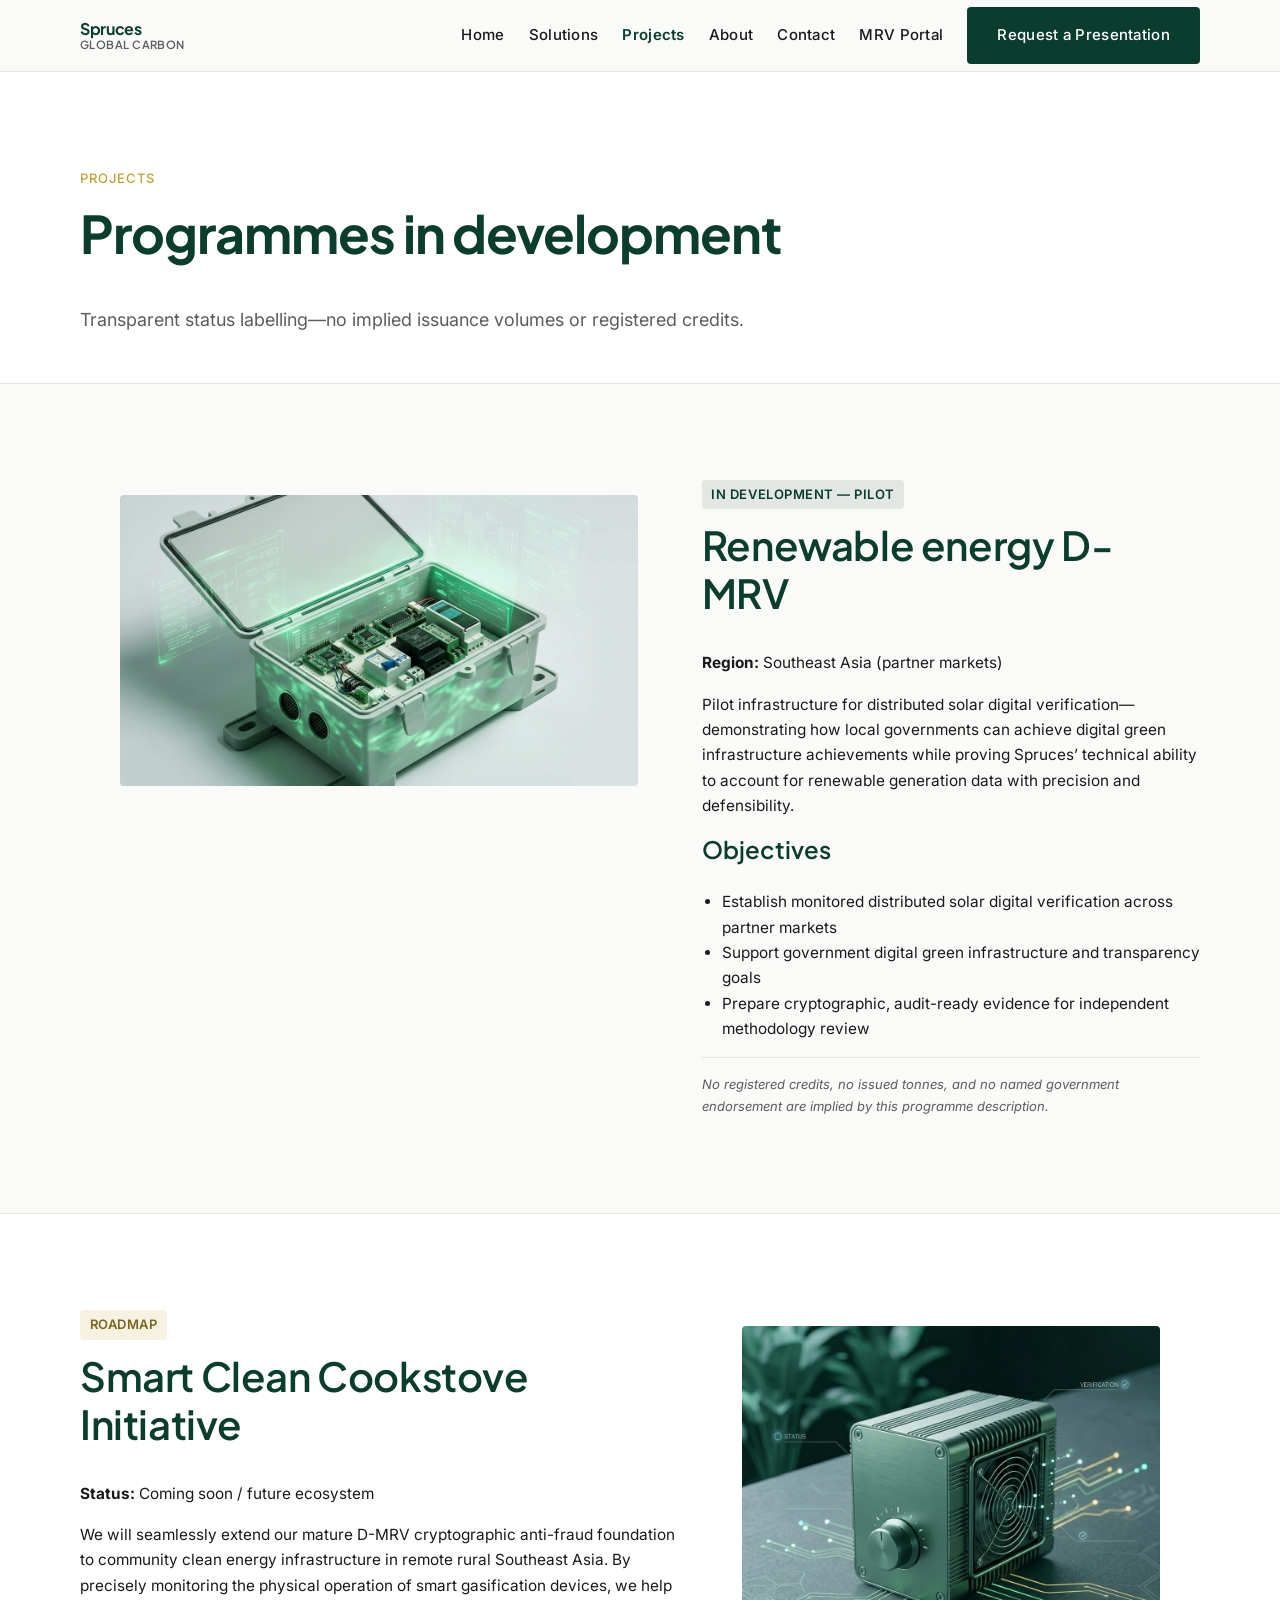
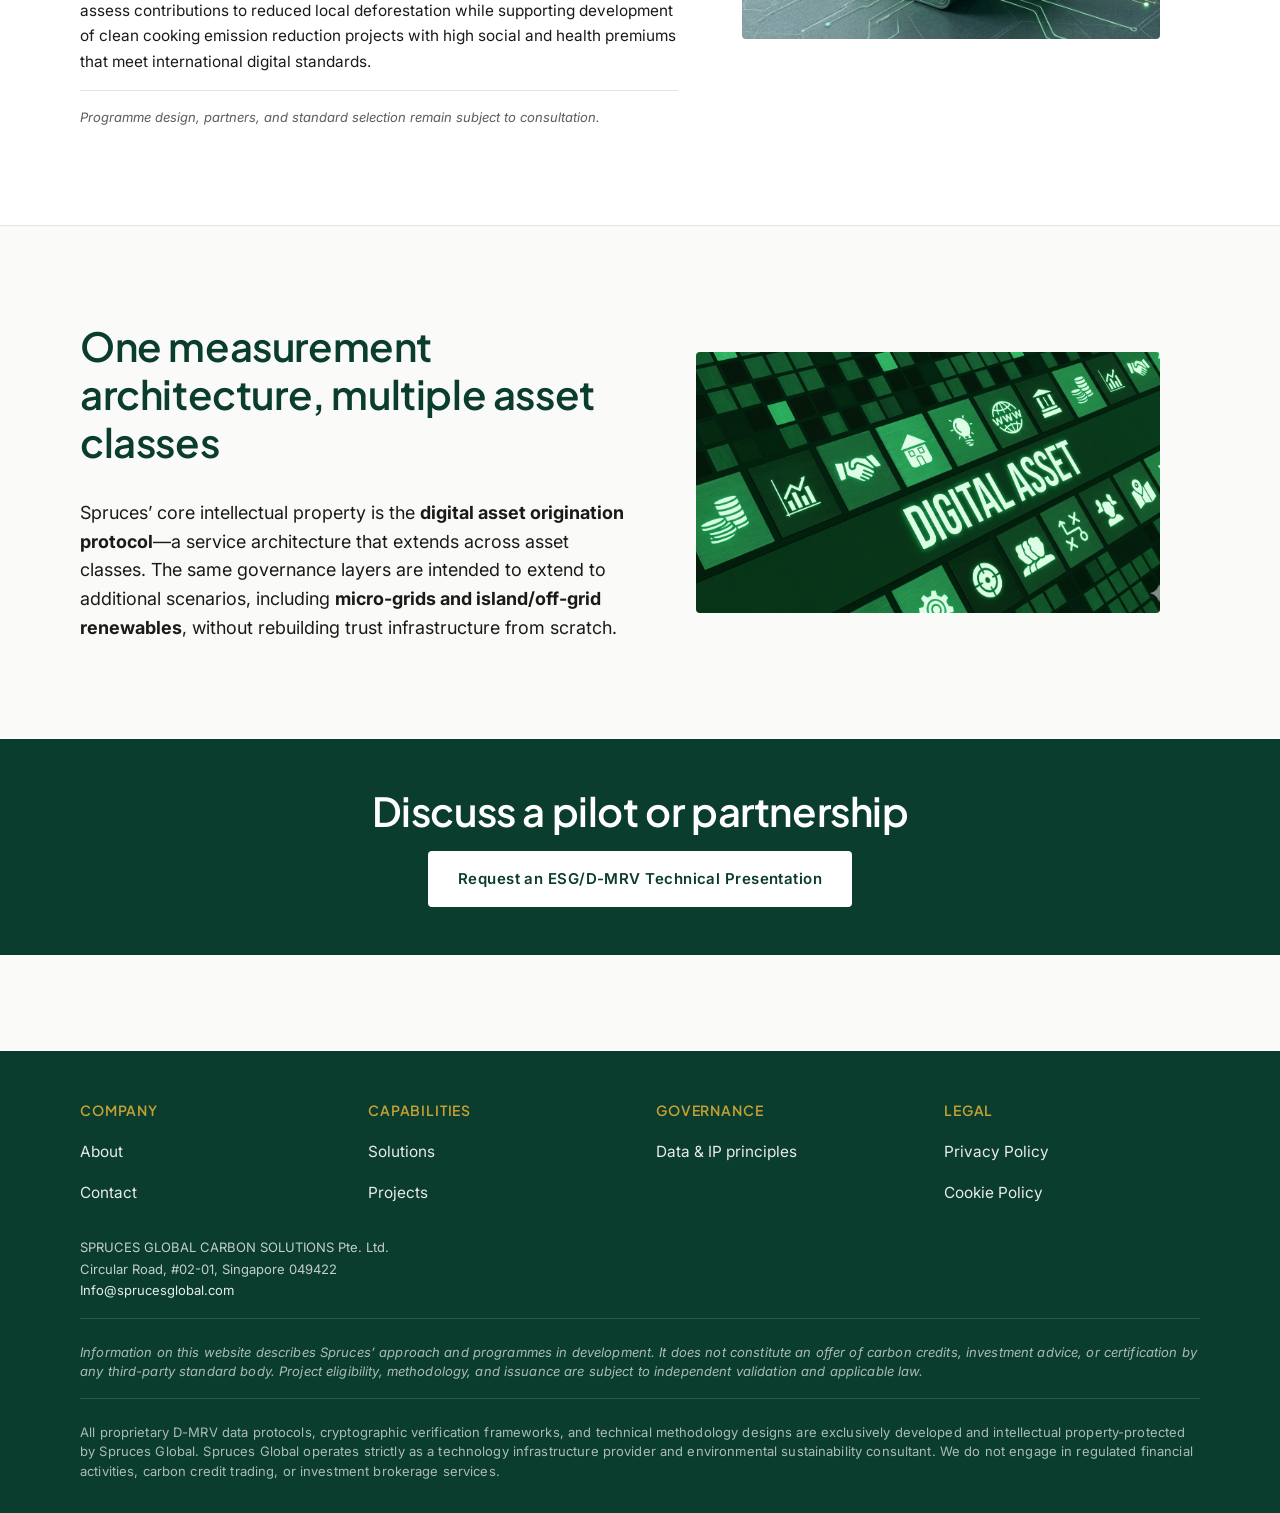
<file: projects.html>
<!DOCTYPE html>
<html lang="en">
<head>
  <meta charset="UTF-8">
  <meta name="viewport" content="width=device-width, initial-scale=1.0">
  <title>Projects | Spruces Global Carbon</title>
  <meta name="description" content="Distributed solar pilot and roadmap programmes—transparent development status.">
  <link rel="stylesheet" href="css/tokens.css">
  <link rel="stylesheet" href="css/base.css">
  <link rel="stylesheet" href="css/components.css">
  <link rel="stylesheet" href="css/pages.css">
  <link rel="icon" href="assets/logo.svg" type="image/svg+xml">
</head>
<body data-page="projects">
  <header class="site-header">
    <div class="container site-header__inner">
      <a href="index.html" class="logo">Spruces<span>Global Carbon</span></a>
      <button class="nav-toggle" type="button" aria-expanded="false" aria-controls="site-nav">Menu</button>
      <nav id="site-nav" class="site-nav" aria-label="Main">
        <a href="index.html" data-nav="home">Home</a>
        <a href="solutions.html" data-nav="solutions">Solutions</a>
        <a href="projects.html" data-nav="projects">Projects</a>
        <a href="about.html" data-nav="about">About</a>
        <a href="contact.html" data-nav="contact">Contact</a>
        <a href="#" data-nav-portal>MRV Portal</a>
        <a href="contact.html" class="btn btn--primary">Request a Presentation</a>
      </nav>
    </div>
  </header>

  <main>
    <section class="page-hero">
      <div class="container">
        <p class="eyebrow">Projects</p>
        <h1>Programmes in development</h1>
        <p class="text-lg text-muted">Transparent status labelling&mdash;no implied issuance volumes or registered credits.</p>
      </div>
    </section>

    <section class="section" aria-labelledby="solar-title">
      <div class="container project-card">
        <figure class="figure figure--16x9" data-label="projects-solar">
          <img src="assets/images/projects-solar.jpg" alt="Monitoring enclosure for distributed solar D-MRV" loading="lazy">
        </figure>
        <article>
          <span class="badge badge--pilot">In development &mdash; pilot</span>
          <h2 id="solar-title">Renewable energy D-MRV</h2>
          <p><strong>Region:</strong> Southeast Asia (partner markets)</p>
          <p>Pilot infrastructure for distributed solar digital verification&mdash;demonstrating how local governments can achieve digital green infrastructure achievements while proving Spruces&rsquo; technical ability to account for renewable generation data with precision and defensibility.</p>
          <h3>Objectives</h3>
          <ul>
            <li>Establish monitored distributed solar digital verification across partner markets</li>
            <li>Support government digital green infrastructure and transparency goals</li>
            <li>Prepare cryptographic, audit-ready evidence for independent methodology review</li>
          </ul>
          <p class="project-note">No registered credits, no issued tonnes, and no named government endorsement are implied by this programme description.</p>
        </article>
      </div>
    </section>

    <section class="section" style="background: var(--color-surface); border-block: 1px solid var(--color-border);" aria-labelledby="cooking-title">
      <div class="container project-card">
        <article>
          <span class="badge badge--roadmap">Roadmap</span>
          <h2 id="cooking-title">Smart Clean Cookstove Initiative</h2>
          <p><strong>Status:</strong> Coming soon / future ecosystem</p>
          <p>We will seamlessly extend our mature D-MRV cryptographic anti-fraud foundation to community clean energy infrastructure in remote rural Southeast Asia. By precisely monitoring the physical operation of smart gasification devices, we help assess contributions to reduced local deforestation while supporting development of clean cooking emission reduction projects with high social and health premiums that meet international digital standards.</p>
          <p class="project-note">Programme design, partners, and standard selection remain subject to consultation.</p>
        </article>
        <figure class="figure figure--4x3" data-label="projects-cookstove">
          <img src="assets/images/projects-cookstove.jpg" alt="Smart clean cookstove initiative community programme" loading="lazy">
        </figure>
      </div>
    </section>

    <section class="section" aria-labelledby="platform-title">
      <div class="container split">
        <div>
          <h2 id="platform-title">One measurement architecture, multiple asset classes</h2>
          <p class="text-lg">Spruces&rsquo; core intellectual property is the <strong>digital asset origination protocol</strong>&mdash;a service architecture that extends across asset classes. The same governance layers are intended to extend to additional scenarios, including <strong>micro-grids and island/off-grid renewables</strong>, without rebuilding trust infrastructure from scratch.</p>
        </div>
        <figure class="figure figure--16x9" data-label="projects-platform">
          <img src="assets/images/projects-platform.jpg" alt="Platform extensibility across asset classes" loading="lazy">
        </figure>
      </div>
    </section>

    <section class="cta-band">
      <div class="container">
        <h2>Discuss a pilot or partnership</h2>
        <a href="contact.html" class="btn btn--primary">Request an ESG/D-MRV Technical Presentation</a>
      </div>
    </section>
  </main>

  <footer class="site-footer">
    <div class="container">
      <div class="footer-grid">
        <div><h4>Company</h4><p><a href="about.html">About</a></p><p><a href="contact.html">Contact</a></p></div>
        <div><h4>Capabilities</h4><p><a href="solutions.html">Solutions</a></p><p><a href="projects.html">Projects</a></p></div>
        <div><h4>Governance</h4><p><a href="about.html#governance">Data &amp; IP principles</a></p></div>
        <div><h4>Legal</h4><p><a href="privacy.html">Privacy Policy</a></p><p><a href="cookie.html">Cookie Policy</a></p></div>
      </div>
      <p class="footer-entity">SPRUCES GLOBAL CARBON SOLUTIONS Pte. Ltd.<br>Circular Road, #02-01, Singapore 049422<br><a href="mailto:Info@sprucesglobal.com">Info@sprucesglobal.com</a></p>
      <p class="footer-disclaimer"><em>Information on this website describes Spruces&rsquo; approach and programmes in development. It does not constitute an offer of carbon credits, investment advice, or certification by any third-party standard body. Project eligibility, methodology, and issuance are subject to independent validation and applicable law.</em></p>
      <p class="footer-disclaimer">All proprietary D-MRV data protocols, cryptographic verification frameworks, and technical methodology designs are exclusively developed and intellectual property-protected by Spruces Global. Spruces Global operates strictly as a technology infrastructure provider and environmental sustainability consultant. We do not engage in regulated financial activities, carbon credit trading, or investment brokerage services.</p>
    </div>
  </footer>
  <script src="js/main.js"></script>
</body>
</html>
</file>
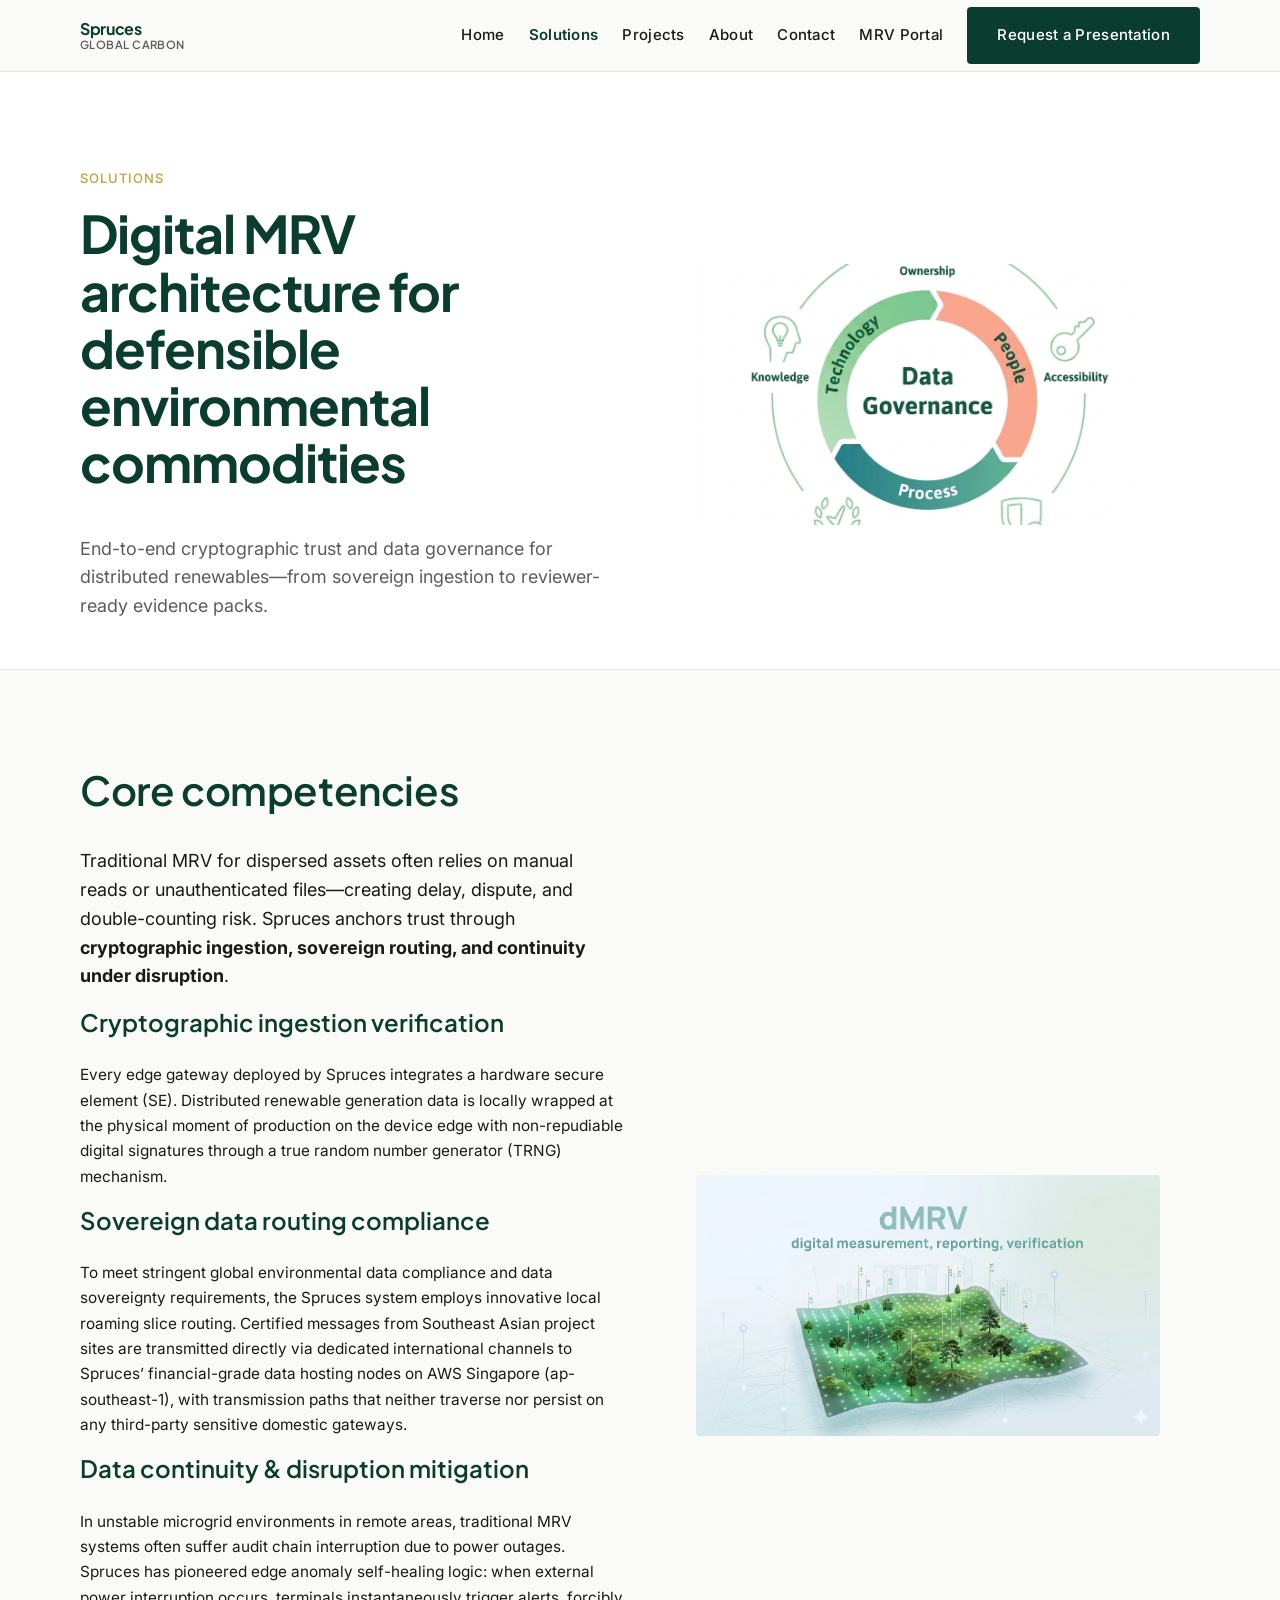
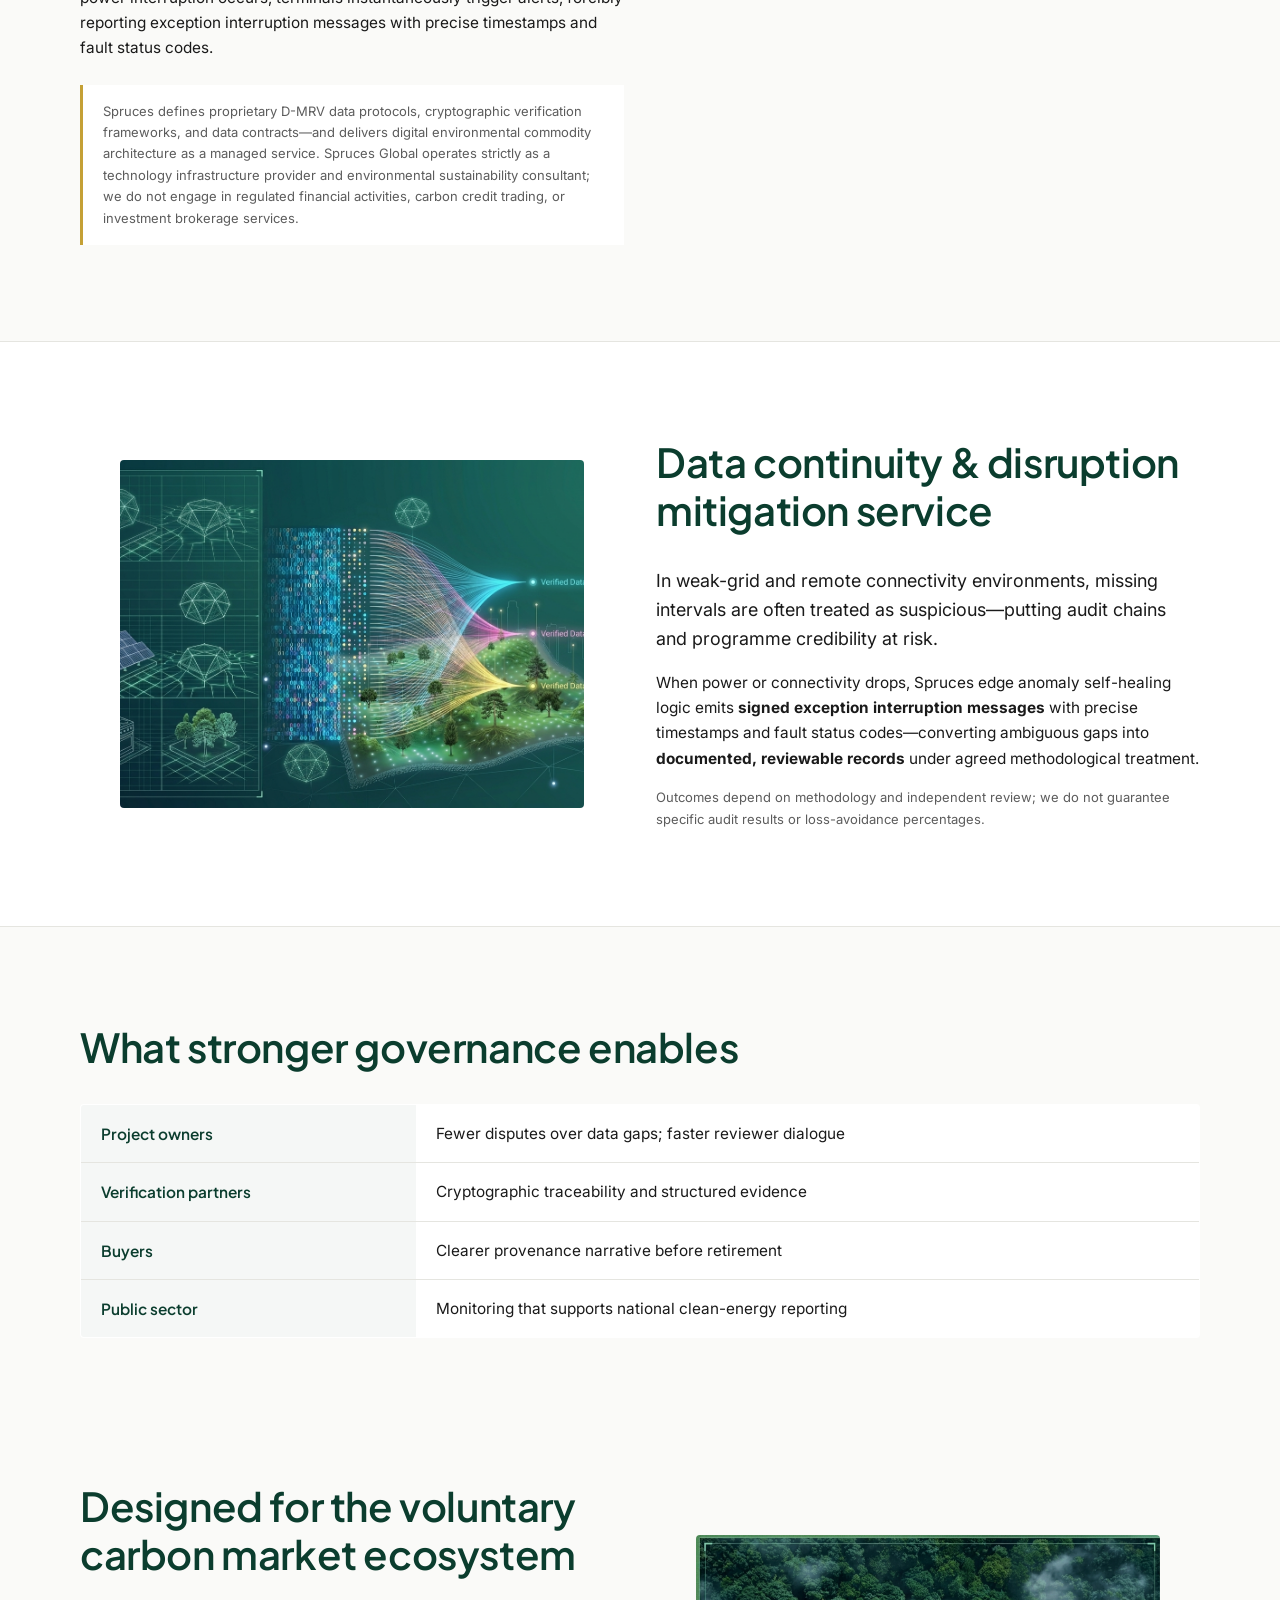
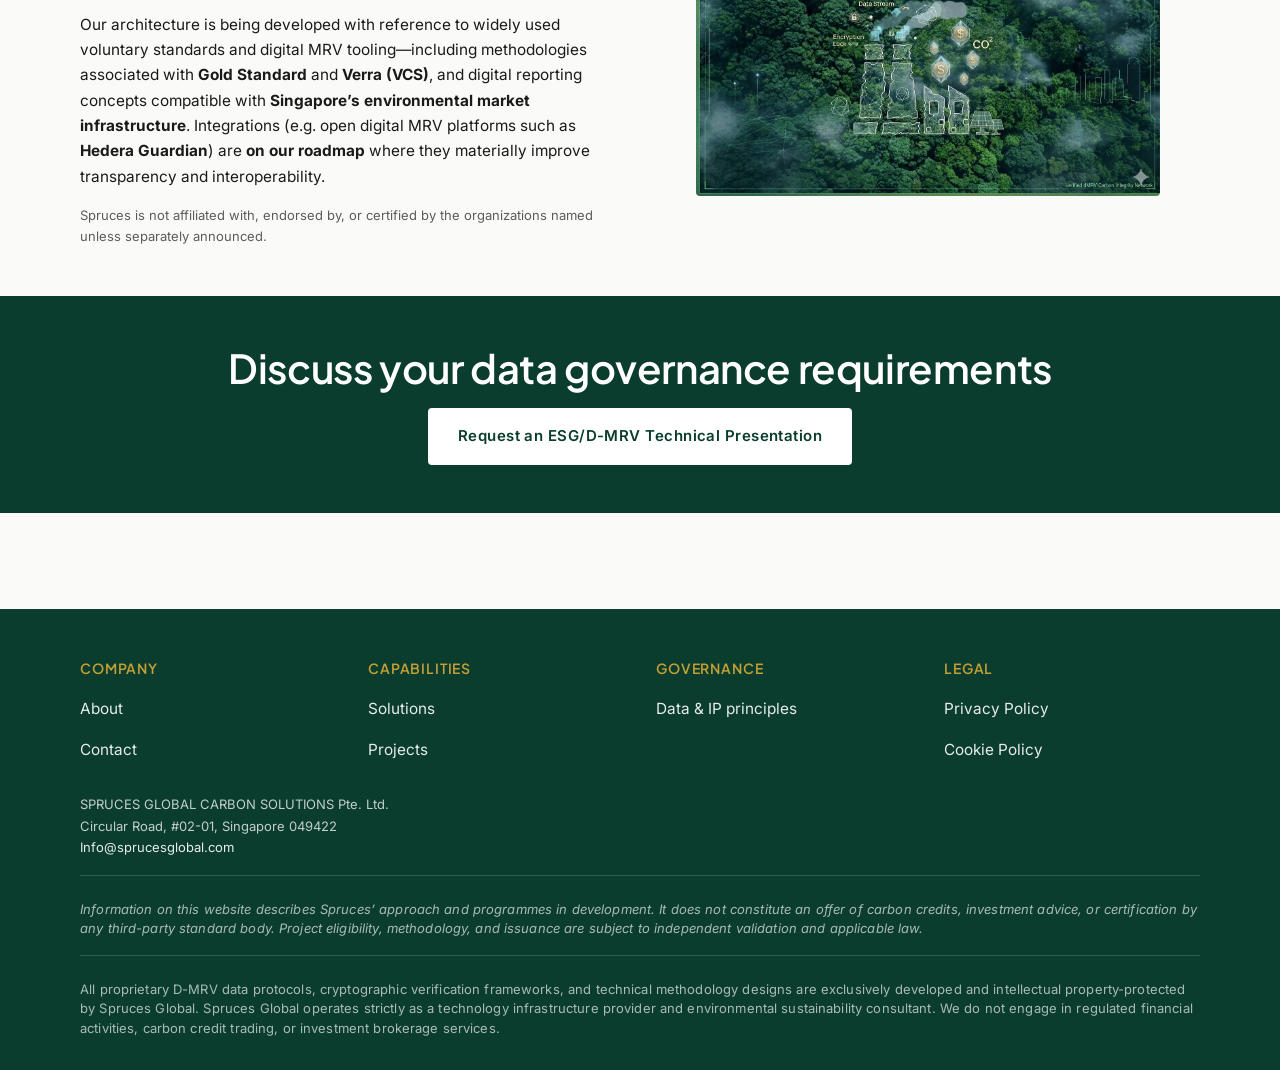
<file: solutions.html>
<!DOCTYPE html>
<html lang="en">
<head>
  <meta charset="UTF-8">
  <meta name="viewport" content="width=device-width, initial-scale=1.0">
  <title>Solutions | Spruces Global Carbon</title>
  <meta name="description" content="Digital MRV services, data governance, and integrity events for audit-ready renewable carbon data.">
  <link rel="stylesheet" href="css/tokens.css">
  <link rel="stylesheet" href="css/base.css">
  <link rel="stylesheet" href="css/components.css">
  <link rel="stylesheet" href="css/pages.css">
  <link rel="icon" href="assets/logo.svg" type="image/svg+xml">
</head>
<body data-page="solutions">
  <header class="site-header">
    <div class="container site-header__inner">
      <a href="index.html" class="logo">Spruces<span>Global Carbon</span></a>
      <button class="nav-toggle" type="button" aria-expanded="false" aria-controls="site-nav">Menu</button>
      <nav id="site-nav" class="site-nav" aria-label="Main">
        <a href="index.html" data-nav="home">Home</a>
        <a href="solutions.html" data-nav="solutions">Solutions</a>
        <a href="projects.html" data-nav="projects">Projects</a>
        <a href="about.html" data-nav="about">About</a>
        <a href="contact.html" data-nav="contact">Contact</a>
        <a href="#" data-nav-portal>MRV Portal</a>
        <a href="contact.html" class="btn btn--primary">Request a Presentation</a>
      </nav>
    </div>
  </header>

  <main>
    <section class="page-hero">
      <div class="container page-hero--split">
        <div class="page-hero__content">
          <p class="eyebrow">Solutions</p>
          <h1>Digital MRV architecture for defensible environmental commodities</h1>
          <p class="text-lg text-muted">End-to-end cryptographic trust and data governance for distributed renewables&mdash;from sovereign ingestion to reviewer-ready evidence packs.</p>
        </div>
        <figure class="figure figure--16x9" data-label="solutions-hero">
          <img src="assets/images/solutions-hero.jpg" alt="Digital MRV data flow from field to verification" loading="lazy">
        </figure>
      </div>
    </section>

    <section class="section" aria-labelledby="dmrv-title">
      <div class="container">
        <div class="split">
          <div>
            <h2 id="dmrv-title">Core competencies</h2>
            <p class="text-lg">Traditional MRV for dispersed assets often relies on manual reads or unauthenticated files&mdash;creating delay, dispute, and double-counting risk. Spruces anchors trust through <strong>cryptographic ingestion, sovereign routing, and continuity under disruption</strong>.</p>

            <h3>Cryptographic ingestion verification</h3>
            <p>Every edge gateway deployed by Spruces integrates a hardware secure element (SE). Distributed renewable generation data is locally wrapped at the physical moment of production on the device edge with non-repudiable digital signatures through a true random number generator (TRNG) mechanism.</p>

            <h3>Sovereign data routing compliance</h3>
            <p>To meet stringent global environmental data compliance and data sovereignty requirements, the Spruces system employs innovative local roaming slice routing. Certified messages from Southeast Asian project sites are transmitted directly via dedicated international channels to Spruces&rsquo; financial-grade data hosting nodes on AWS Singapore (ap-southeast-1), with transmission paths that neither traverse nor persist on any third-party sensitive domestic gateways.</p>

            <h3>Data continuity &amp; disruption mitigation</h3>
            <p>In unstable microgrid environments in remote areas, traditional MRV systems often suffer audit chain interruption due to power outages. Spruces has pioneered edge anomaly self-healing logic: when external power interruption occurs, terminals instantaneously trigger alerts, forcibly reporting exception interruption messages with precise timestamps and fault status codes.</p>

            <aside class="callout">
              Spruces defines proprietary D-MRV data protocols, cryptographic verification frameworks, and data contracts&mdash;and delivers digital environmental commodity architecture as a managed service. Spruces Global operates strictly as a technology infrastructure provider and environmental sustainability consultant; we do not engage in regulated financial activities, carbon credit trading, or investment brokerage services.
            </aside>
          </div>
          <figure class="figure figure--16x9" data-label="solutions-dmrv-flow">
            <img src="assets/images/solutions-dmrv-flow.jpg" alt="D-MRV flow from device identity to verification pack" loading="lazy">
          </figure>
        </div>
      </div>
    </section>

    <section class="section" style="background: var(--color-surface); border-block: 1px solid var(--color-border);" aria-labelledby="integrity-title">
      <div class="container split split--reverse">
        <figure class="figure figure--4x3" data-label="solutions-integrity">
          <img src="assets/images/solutions-integrity.jpg" alt="Integrity events during power interruption" loading="lazy">
        </figure>
        <div>
          <h2 id="integrity-title">Data continuity &amp; disruption mitigation service</h2>
          <p class="text-lg">In weak-grid and remote connectivity environments, missing intervals are often treated as suspicious&mdash;putting audit chains and programme credibility at risk.</p>
          <p>When power or connectivity drops, Spruces edge anomaly self-healing logic emits <strong>signed exception interruption messages</strong> with precise timestamps and fault status codes&mdash;converting ambiguous gaps into <strong>documented, reviewable records</strong> under agreed methodological treatment.</p>
          <p class="text-muted" style="font-size: var(--size-caption); margin-top: 1rem;">Outcomes depend on methodology and independent review; we do not guarantee specific audit results or loss-avoidance percentages.</p>
        </div>
      </div>
    </section>

    <section class="section" aria-labelledby="outcomes-title">
      <div class="container">
        <h2 id="outcomes-title">What stronger governance enables</h2>
        <table class="data-table">
          <tbody>
            <tr>
              <th scope="row">Project owners</th>
              <td>Fewer disputes over data gaps; faster reviewer dialogue</td>
            </tr>
            <tr>
              <th scope="row">Verification partners</th>
              <td>Cryptographic traceability and structured evidence</td>
            </tr>
            <tr>
              <th scope="row">Buyers</th>
              <td>Clearer provenance narrative before retirement</td>
            </tr>
            <tr>
              <th scope="row">Public sector</th>
              <td>Monitoring that supports national clean-energy reporting</td>
            </tr>
          </tbody>
        </table>
      </div>
    </section>

    <section class="section section--tight" aria-labelledby="standards-title">
      <div class="container split">
        <div>
          <h2 id="standards-title">Designed for the voluntary carbon market ecosystem</h2>
          <p>Our architecture is being developed with reference to widely used voluntary standards and digital MRV tooling&mdash;including methodologies associated with <strong>Gold Standard</strong> and <strong>Verra (VCS)</strong>, and digital reporting concepts compatible with <strong>Singapore&rsquo;s environmental market infrastructure</strong>. Integrations (e.g. open digital MRV platforms such as <strong>Hedera Guardian</strong>) are <strong>on our roadmap</strong> where they materially improve transparency and interoperability.</p>
          <p class="text-muted" style="font-size: var(--size-caption); margin-top: 1rem;">Spruces is not affiliated with, endorsed by, or certified by the organizations named unless separately announced.</p>
        </div>
        <figure class="figure figure--16x9" data-label="solutions-standards">
          <img src="assets/images/solutions-standards.jpg" alt="Standards and ecosystem alignment" loading="lazy">
        </figure>
      </div>
    </section>

    <section class="cta-band">
      <div class="container">
        <h2>Discuss your data governance requirements</h2>
        <a href="contact.html" class="btn btn--primary">Request an ESG/D-MRV Technical Presentation</a>
      </div>
    </section>
  </main>

  <footer class="site-footer">
    <div class="container">
      <div class="footer-grid">
        <div><h4>Company</h4><p><a href="about.html">About</a></p><p><a href="contact.html">Contact</a></p></div>
        <div><h4>Capabilities</h4><p><a href="solutions.html">Solutions</a></p><p><a href="projects.html">Projects</a></p></div>
        <div><h4>Governance</h4><p><a href="about.html#governance">Data &amp; IP principles</a></p></div>
        <div><h4>Legal</h4><p><a href="privacy.html">Privacy Policy</a></p><p><a href="cookie.html">Cookie Policy</a></p></div>
      </div>
      <p class="footer-entity">SPRUCES GLOBAL CARBON SOLUTIONS Pte. Ltd.<br>Circular Road, #02-01, Singapore 049422<br><a href="mailto:Info@sprucesglobal.com">Info@sprucesglobal.com</a></p>
      <p class="footer-disclaimer"><em>Information on this website describes Spruces&rsquo; approach and programmes in development. It does not constitute an offer of carbon credits, investment advice, or certification by any third-party standard body. Project eligibility, methodology, and issuance are subject to independent validation and applicable law.</em></p>
      <p class="footer-disclaimer">All proprietary D-MRV data protocols, cryptographic verification frameworks, and technical methodology designs are exclusively developed and intellectual property-protected by Spruces Global. Spruces Global operates strictly as a technology infrastructure provider and environmental sustainability consultant. We do not engage in regulated financial activities, carbon credit trading, or investment brokerage services.</p>
    </div>
  </footer>
  <script src="js/main.js"></script>
</body>
</html>
</file>
<file: css/tokens.css>
:root {
  --color-primary: #0b3d2e;
  --color-primary-light: #1a5c45;
  --color-accent: #c4a035;
  --color-bg: #fafaf8;
  --color-surface: #ffffff;
  --color-text: #1a1a1a;
  --color-text-muted: #5c5c5c;
  --color-border: #e5e5e0;

  --font-heading: "Plus Jakarta Sans", Arial, sans-serif;
  --font-body: "Inter", Helvetica, sans-serif;

  --size-hero: clamp(2.25rem, 5vw, 3.25rem);
  --size-h2: clamp(1.75rem, 3.5vw, 2.5rem);
  --size-h3: clamp(1.25rem, 2vw, 1.5rem);
  --size-body-lg: clamp(1rem, 1.5vw, 1.125rem);
  --size-body: clamp(0.9375rem, 1.2vw, 1rem);
  --size-caption: 0.8125rem;
  --size-nav: 0.9375rem;
  --size-button: 0.9375rem;

  --lh-hero: 1.1;
  --lh-heading: 1.2;
  --lh-body: 1.65;

  --space-section: clamp(4rem, 8vw, 6rem);
  --space-block: clamp(2rem, 4vw, 3rem);
  --max-width: 70rem;
  --header-height: 4.5rem;
  --radius: 4px;
  --shadow-card: 0 1px 3px rgba(11, 61, 46, 0.08);
}
</file>
<file: css/base.css>
@import url("https://fonts.googleapis.com/css2?family=Inter:wght@400;500;600&family=Plus+Jakarta+Sans:wght@600;700&display=swap");

*,
*::before,
*::after {
  box-sizing: border-box;
}

html {
  scroll-behavior: smooth;
}

body {
  margin: 0;
  font-family: var(--font-body);
  font-size: var(--size-body);
  line-height: var(--lh-body);
  color: var(--color-text);
  background: var(--color-bg);
  -webkit-font-smoothing: antialiased;
}

img {
  max-width: 100%;
  height: auto;
  display: block;
}

a {
  color: var(--color-primary);
  text-decoration-thickness: 1px;
  text-underline-offset: 0.15em;
}

a:hover {
  color: var(--color-primary-light);
}

h1,
h2,
h3,
h4 {
  font-family: var(--font-heading);
  color: var(--color-primary);
  margin-top: 0;
}

h1 {
  font-size: var(--size-hero);
  font-weight: 700;
  line-height: var(--lh-hero);
  letter-spacing: -0.02em;
}

h2 {
  font-size: var(--size-h2);
  font-weight: 600;
  line-height: var(--lh-heading);
  letter-spacing: -0.01em;
}

h3 {
  font-size: var(--size-h3);
  font-weight: 600;
  line-height: 1.3;
}

p {
  margin: 0 0 1rem;
}

p:last-child {
  margin-bottom: 0;
}

ul {
  margin: 0 0 1rem;
  padding-left: 1.25rem;
}

main {
  min-height: calc(100vh - var(--header-height) - 12rem);
}

.container {
  width: min(100% - 2rem, var(--max-width));
  margin-inline: auto;
}

.section {
  padding-block: var(--space-section);
}

.section--tight {
  padding-block: var(--space-block);
}

.text-muted {
  color: var(--color-text-muted);
}

.text-lg {
  font-size: var(--size-body-lg);
  line-height: 1.6;
}

.eyebrow {
  font-family: var(--font-body);
  font-size: var(--size-caption);
  font-weight: 500;
  letter-spacing: 0.08em;
  text-transform: uppercase;
  color: var(--color-accent);
  margin-bottom: 1rem;
}

.sr-only {
  position: absolute;
  width: 1px;
  height: 1px;
  padding: 0;
  margin: -1px;
  overflow: hidden;
  clip: rect(0, 0, 0, 0);
  white-space: nowrap;
  border: 0;
}
</file>
<file: css/components.css>
/* Header */
.site-header {
  position: sticky;
  top: 0;
  z-index: 100;
  background: rgba(250, 250, 248, 0.95);
  backdrop-filter: blur(8px);
  border-bottom: 1px solid var(--color-border);
  height: var(--header-height);
}

.site-header__inner {
  display: flex;
  align-items: center;
  justify-content: space-between;
  height: 100%;
  gap: 1rem;
}

.logo {
  font-family: var(--font-heading);
  font-weight: 700;
  font-size: 1rem;
  color: var(--color-primary);
  text-decoration: none;
  letter-spacing: -0.02em;
  line-height: 1.2;
  white-space: nowrap;
}

.logo span {
  display: block;
  font-size: 0.7rem;
  font-weight: 600;
  color: var(--color-text-muted);
  letter-spacing: 0.04em;
  text-transform: uppercase;
}

.nav-toggle {
  display: none;
  background: none;
  border: 1px solid var(--color-border);
  border-radius: var(--radius);
  padding: 0.5rem 0.75rem;
  font-family: var(--font-body);
  font-size: var(--size-caption);
  cursor: pointer;
  color: var(--color-primary);
}

.site-nav {
  display: flex;
  align-items: center;
  gap: 1.5rem;
}

.site-nav a {
  font-size: var(--size-nav);
  font-weight: 500;
  letter-spacing: 0.02em;
  text-decoration: none;
  color: var(--color-text);
}

.site-nav a:hover,
.site-nav a.is-active {
  color: var(--color-primary);
}

.site-nav a.is-active {
  font-weight: 600;
}

.site-nav a[data-nav-portal] {
  white-space: nowrap;
}

.site-nav a.btn--primary,
.site-nav a.btn--primary:hover {
  color: #fff;
}

/* Buttons */
.btn {
  display: inline-flex;
  align-items: center;
  justify-content: center;
  gap: 0.35rem;
  font-family: var(--font-body);
  font-size: var(--size-button);
  font-weight: 600;
  letter-spacing: 0.03em;
  padding: 0.875rem 1.75rem;
  border-radius: var(--radius);
  border: 2px solid transparent;
  text-decoration: none;
  cursor: pointer;
  transition: background 0.2s, color 0.2s, border-color 0.2s;
}

.btn--primary {
  background: var(--color-primary);
  color: #fff;
  border-color: var(--color-primary);
}

.btn--primary:hover {
  background: var(--color-primary-light);
  border-color: var(--color-primary-light);
  color: #fff;
}

.btn--secondary {
  background: transparent;
  color: var(--color-primary);
  border-color: var(--color-primary);
}

.btn--secondary:hover {
  background: var(--color-primary);
  color: #fff;
}

.btn-group {
  display: flex;
  flex-wrap: wrap;
  gap: 1rem;
  margin-top: 1.5rem;
}

/* Cards */
.card-grid {
  display: grid;
  gap: 1.5rem;
}

@media (min-width: 768px) {
  .card-grid--3 {
    grid-template-columns: repeat(3, 1fr);
  }

  .card-grid--2 {
    grid-template-columns: repeat(2, 1fr);
  }
}

.card {
  background: var(--color-surface);
  border: 1px solid var(--color-border);
  border-radius: var(--radius);
  padding: 1.5rem;
  box-shadow: var(--shadow-card);
}

.card__icon {
  width: 2.5rem;
  height: 2.5rem;
  margin-bottom: 1rem;
  color: var(--color-primary);
}

.card h3 {
  margin-bottom: 0.75rem;
}

.badge {
  display: inline-block;
  font-size: var(--size-caption);
  font-weight: 600;
  letter-spacing: 0.04em;
  text-transform: uppercase;
  padding: 0.25rem 0.6rem;
  border-radius: var(--radius);
  margin-bottom: 0.75rem;
}

.badge--pilot {
  background: rgba(11, 61, 46, 0.1);
  color: var(--color-primary);
}

.badge--roadmap {
  background: rgba(196, 160, 53, 0.15);
  color: #7a6520;
}

/* Media / placeholders */
.figure {
  position: relative;
  overflow: hidden;
  border-radius: var(--radius);
  background: var(--color-primary);
  display: flex;
}

.figure img {
  display: block;
  width: 100%;
  height: 100%;
  object-fit: cover;
  object-position: center;
}

.figure.has-placeholder img {
  position: absolute;
  width: 1px;
  height: 1px;
  opacity: 0;
  pointer-events: none;
}

.figure.has-placeholder::after {
  content: attr(data-label);
  position: absolute;
  inset: 0;
  display: flex;
  align-items: center;
  justify-content: center;
  padding: 2rem;
  text-align: center;
  font-size: var(--size-caption);
  color: rgba(255, 255, 255, 0.75);
  letter-spacing: 0.05em;
  text-transform: uppercase;
}

.figure--hero {
  position: absolute;
  inset: 0;
  z-index: 0;
  border-radius: 0;
}

.figure--hero img {
  width: 100%;
  height: 100%;
  object-fit: cover;
}

.figure--16x9 {
  aspect-ratio: 16 / 9;
}

.figure--4x3 {
  aspect-ratio: 4 / 3;
}

.figure--21x9 {
  aspect-ratio: 21 / 9;
}

/* Callout */
.callout {
  border-left: 3px solid var(--color-accent);
  padding: 1rem 1.25rem;
  background: var(--color-surface);
  font-size: var(--size-caption);
  color: var(--color-text-muted);
  margin-top: 1.5rem;
}

/* Table */
.data-table {
  width: 100%;
  border-collapse: collapse;
  font-size: var(--size-body);
  background: var(--color-surface);
  border: 1px solid var(--color-border);
  border-radius: var(--radius);
  overflow: hidden;
}

.data-table th,
.data-table td {
  padding: 1rem 1.25rem;
  text-align: left;
  border-bottom: 1px solid var(--color-border);
}

.data-table th {
  font-family: var(--font-heading);
  font-weight: 600;
  color: var(--color-primary);
  background: rgba(11, 61, 46, 0.04);
  width: 30%;
}

.data-table tr:last-child th,
.data-table tr:last-child td {
  border-bottom: none;
}

/* Footer */
.site-footer {
  background: var(--color-primary);
  color: rgba(255, 255, 255, 0.9);
  padding-block: 3rem 2rem;
  margin-top: var(--space-section);
}

.site-footer a {
  color: rgba(255, 255, 255, 0.9);
  text-decoration: none;
}

.site-footer a:hover {
  color: #fff;
  text-decoration: underline;
}

.site-footer h4 {
  font-family: var(--font-heading);
  font-size: 0.875rem;
  font-weight: 600;
  text-transform: uppercase;
  letter-spacing: 0.06em;
  color: var(--color-accent);
  margin-bottom: 1rem;
}

.footer-grid {
  display: grid;
  gap: 2rem;
  margin-bottom: 2rem;
}

@media (min-width: 768px) {
  .footer-grid {
    grid-template-columns: repeat(4, 1fr);
  }
}

.footer-entity {
  font-size: var(--size-caption);
  color: rgba(255, 255, 255, 0.75);
  margin-bottom: 1rem;
}

.footer-disclaimer {
  font-size: var(--size-caption);
  line-height: 1.5;
  letter-spacing: 0.01em;
  color: rgba(255, 255, 255, 0.65);
  border-top: 1px solid rgba(255, 255, 255, 0.15);
  padding-top: 1.5rem;
}

.footer-disclaimer em {
  font-style: italic;
}

/* Form */
.form-group {
  margin-bottom: 1.25rem;
}

.form-group label {
  display: block;
  font-size: var(--size-caption);
  font-weight: 600;
  margin-bottom: 0.35rem;
  color: var(--color-primary);
}

.form-group input,
.form-group select,
.form-group textarea {
  width: 100%;
  font-family: var(--font-body);
  font-size: var(--size-body);
  padding: 0.75rem 1rem;
  border: 1px solid var(--color-border);
  border-radius: var(--radius);
  background: var(--color-surface);
}

.form-group textarea {
  min-height: 8rem;
  resize: vertical;
}

.form-consent {
  font-size: var(--size-caption);
  color: var(--color-text-muted);
}

.form-consent label {
  display: flex;
  gap: 0.5rem;
  align-items: flex-start;
  font-weight: 400;
  color: var(--color-text-muted);
}

.form-consent input {
  width: auto;
  margin-top: 0.2rem;
}

.form-error {
  color: #a33;
  font-size: var(--size-caption);
  margin-top: 0.5rem;
  display: none;
}

.form-error.is-visible {
  display: block;
}

/* Mobile nav */
@media (max-width: 900px) {
  .nav-toggle {
    display: block;
  }

  .site-nav {
    position: fixed;
    top: var(--header-height);
    left: 0;
    right: 0;
    background: var(--color-bg);
    border-bottom: 1px solid var(--color-border);
    flex-direction: column;
    align-items: stretch;
    padding: 1rem;
    gap: 0;
    transform: translateY(-120%);
    opacity: 0;
    pointer-events: none;
    transition: transform 0.25s, opacity 0.25s;
  }

  .site-nav.is-open {
    transform: translateY(0);
    opacity: 1;
    pointer-events: auto;
  }

  .site-nav a,
  .site-nav .btn {
    padding: 0.75rem 0;
    border-bottom: 1px solid var(--color-border);
  }

  .site-nav .btn {
    margin-top: 0.5rem;
    text-align: center;
  }
}
</file>
<file: css/pages.css>
/* Hero — home */
.hero {
  position: relative;
  min-height: min(85vh, 42rem);
  display: flex;
  align-items: center;
  padding-block: 4rem;
  overflow: hidden;
}

.hero__scrim {
  position: absolute;
  inset: 0;
  z-index: 1;
  background: linear-gradient(
    105deg,
    rgba(250, 250, 248, 0.97) 0%,
    rgba(250, 250, 248, 0.92) 45%,
    rgba(250, 250, 248, 0.4) 100%
  );
}

.hero__content {
  position: relative;
  z-index: 2;
  max-width: 36rem;
}

/* Page hero — inner pages */
.page-hero {
  padding-block: var(--space-section) var(--space-block);
  background: var(--color-surface);
  border-bottom: 1px solid var(--color-border);
}

.page-hero--split {
  display: grid;
  gap: 2rem;
  align-items: center;
}

@media (min-width: 900px) {
  .page-hero--split {
    grid-template-columns: 1fr 1fr;
  }
}

.page-hero__content {
  max-width: 36rem;
}

/* Trust section background */
.section--trust {
  position: relative;
}

.section--trust .figure--21x9 {
  position: absolute;
  inset: 0;
  opacity: 0.06;
  pointer-events: none;
  border-radius: 0;
}

.section--trust .container {
  position: relative;
  z-index: 1;
}

/* Pillar cards with images */
.pillar-card .figure {
  margin: -1.5rem -1.5rem 1rem;
  border-radius: var(--radius) var(--radius) 0 0;
}

/* Split content + image */
.split {
  display: grid;
  gap: 2rem;
  align-items: center;
}

@media (min-width: 900px) {
  .split {
    grid-template-columns: 1fr 1fr;
  }

  .split--reverse .split__media {
    order: -1;
  }
}

/* CTA band */
.cta-band {
  background: var(--color-primary);
  color: #fff;
  padding-block: var(--space-block);
  text-align: center;
}

.cta-band h2 {
  color: #fff;
  margin-bottom: 1rem;
}

.cta-band .btn--primary {
  background: #fff;
  color: var(--color-primary);
  border-color: #fff;
}

.cta-band .btn--primary:hover {
  background: var(--color-accent);
  border-color: var(--color-accent);
  color: var(--color-primary);
}

/* Singapore section */
.singapore-block {
  display: grid;
  gap: 2rem;
  align-items: center;
}

@media (min-width: 900px) {
  .singapore-block {
    grid-template-columns: 1fr 1fr;
  }
}

/* Project detail */
.project-card {
  display: grid;
  gap: 1.5rem;
}

@media (min-width: 900px) {
  .project-card {
    grid-template-columns: 1.2fr 1fr;
    align-items: start;
  }
}

.project-note {
  font-size: var(--size-caption);
  color: var(--color-text-muted);
  font-style: italic;
  margin-top: 1rem;
  padding-top: 1rem;
  border-top: 1px solid var(--color-border);
}

/* Principles list */
.principles {
  list-style: none;
  padding: 0;
  margin: 0;
}

.principles li {
  padding: 1.25rem 0;
  border-bottom: 1px solid var(--color-border);
}

.principles li:first-child {
  padding-top: 0;
}

.principles strong {
  font-family: var(--font-heading);
  color: var(--color-primary);
}

/* Contact layout */
.contact-layout {
  display: grid;
  gap: 2rem;
}

@media (min-width: 900px) {
  .contact-layout {
    grid-template-columns: 1fr 1.1fr;
  }
}

.contact-info p {
  margin-bottom: 0.5rem;
}

/* Legal stub */
.legal-content {
  max-width: 40rem;
  padding-block: var(--space-section);
}

/* Section intro center */
.section-header {
  max-width: 42rem;
  margin-bottom: var(--space-block);
}

.section-header--center {
  text-align: center;
  margin-inline: auto;
}

.link-arrow {
  font-weight: 600;
  text-decoration: none;
  display: inline-flex;
  align-items: center;
  gap: 0.25rem;
  margin-top: 1rem;
}

.link-arrow:hover {
  gap: 0.5rem;
}
</file>
